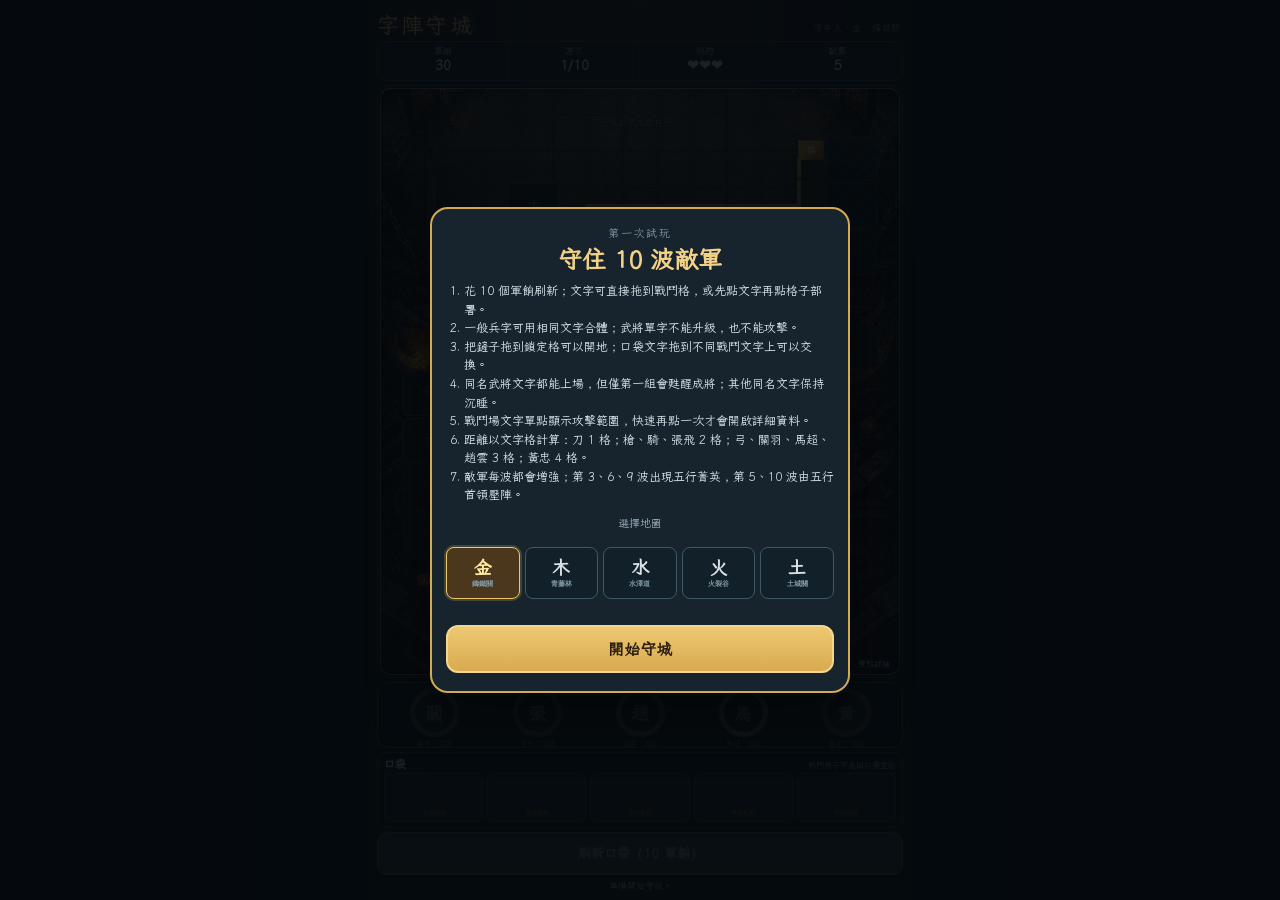
<file: index.html>
<!doctype html>
<html lang="zh-Hant">
<head>
  <meta charset="UTF-8">
  <meta http-equiv="refresh" content="0;url=web/index.html">
  <title>字陣守城</title>
</head>
<body>
  <p>正在導向主遊戲… <a href="web/index.html">點此進入</a></p>
</body>
</html>
</file>
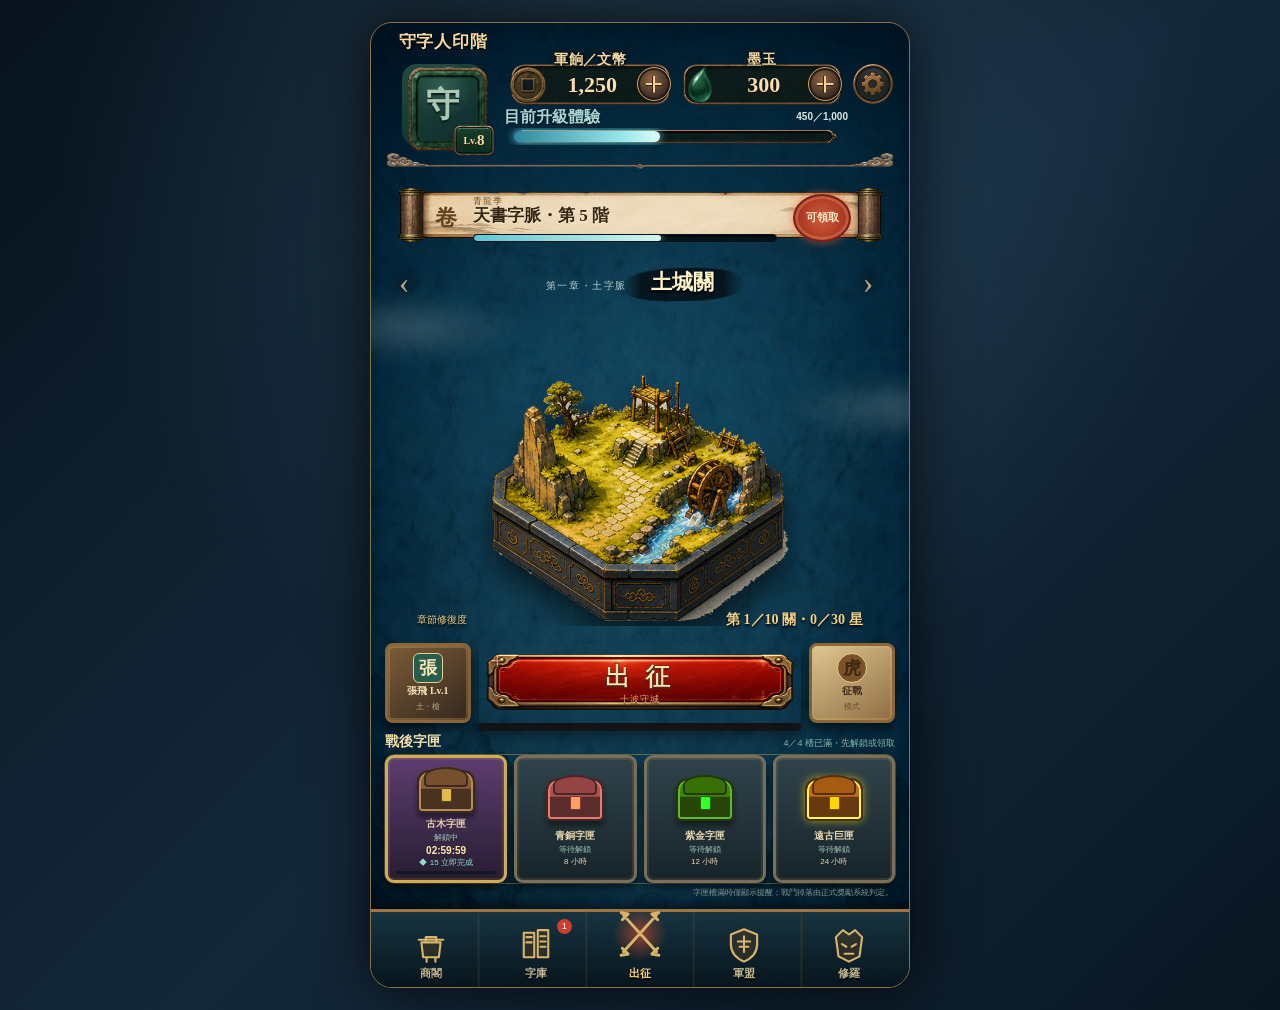
<file: home-preview/index.html>
<!doctype html>
<html lang="zh-Hant">
<head>
  <meta charset="utf-8">
  <meta name="viewport" content="width=device-width, initial-scale=1, viewport-fit=cover">
  <meta name="robots" content="noindex, nofollow, noarchive">
  <meta name="theme-color" content="#17293a">
  <meta name="description" content="《點墨成將》手機直式遊戲首頁互動原型">
  <title>點墨成將｜出征首頁</title>
  <link rel="stylesheet" href="styles.css">
</head>
<body>
  <main class="app-shell" aria-label="點墨成將遊戲首頁">
    <div class="ambient-cloud cloud-a" aria-hidden="true"></div>
    <div class="ambient-cloud cloud-b" aria-hidden="true"></div>

    <section class="top-hud" aria-label="守字人資源與印階">
      <header class="topbar">
        <button class="level-seal" type="button" data-open="profile" aria-label="開啟守字人履歷">
          <span class="level-copy"><b>守字人印階</b></span>
          <span class="avatar-stack" aria-hidden="true">
            <span class="portrait-layer" id="player-portrait"><span>守</span></span>
            <span class="avatar-frame"></span>
            <span class="level-value"><small>Lv.</small><b id="player-level">8</b></span>
          </span>
        </button>

        <button class="currency" type="button" data-open="coins" aria-label="查看軍餉文幣">
          <span class="currency-icon coin-icon" aria-hidden="true"></span>
          <span class="currency-value"><small>軍餉／文幣</small><b id="coin-balance">1,250</b></span>
          <i aria-hidden="true"></i>
        </button>

        <button class="currency" type="button" data-open="jade" aria-label="查看墨玉">
          <span class="currency-icon jade-icon" aria-hidden="true"></span>
          <span class="currency-value"><small>墨玉</small><b id="jade-balance">300</b></span>
          <i aria-hidden="true"></i>
        </button>

        <button class="round-button" type="button" data-open="settings" aria-label="開啟系統選單"><span class="settings-icon" aria-hidden="true"></span></button>
      </header>

      <div class="xp-row">
        <span id="xp-label">目前升級體驗</span>
        <div class="xp-track" id="xp-progress" role="progressbar" aria-labelledby="xp-label" aria-valuemin="0" aria-valuemax="1000" aria-valuenow="450"><i id="xp-fill" style="width:45%"></i></div>
        <b class="xp-value"><span id="xp-current">450</span><span aria-hidden="true">／</span><span id="xp-target">1,000</span></b>
      </div>
    </section>

    <button class="battle-pass" type="button" data-open="pass">
      <span class="scroll-mark">卷</span>
      <span class="pass-copy"><small>青龍季</small><b>天書字脈・第 5 階</b></span>
      <span class="pass-progress"><i style="width:62%"></i></span>
      <span class="claim-stamp">可領取</span>
    </button>

    <section class="stage-zone" aria-label="主線關卡選擇">
      <div class="stage-heading">
        <button class="stage-arrow" type="button" id="stage-prev" aria-label="上一章">‹</button>
        <div>
          <span id="chapter-kicker">第一章・土字脈</span>
          <h1 id="stage-name">土城關</h1>
        </div>
        <button class="stage-arrow" type="button" id="stage-next" aria-label="下一章">›</button>
      </div>

      <button class="diorama" id="stage-info" type="button" aria-label="查看土城關關卡情報">
        <span class="stage-lock" id="stage-lock" hidden>未解鎖</span>
        <span class="moon-glow" aria-hidden="true"></span>
        <span class="ink-sun" id="element-glyph" aria-hidden="true">土</span>
        <span class="mountain mountain-a" aria-hidden="true"></span>
        <span class="mountain mountain-b" aria-hidden="true"></span>
        <img class="diorama-art" id="stage-art" alt="" hidden>
        <span class="island" aria-hidden="true">
          <i class="island-top"></i>
          <i class="island-side"></i>
          <span class="castle">
            <i class="tower tower-left"></i>
            <i class="tower tower-right"></i>
            <i class="gatehouse"><em></em></i>
            <i class="flag"><em>城</em></i>
          </span>
          <span class="stage-feature" id="stage-feature">岳</span>
        </span>
        <span class="diorama-shadow" aria-hidden="true"></span>
      </button>

      <button class="stage-record" id="record-button" type="button" data-open="record">
        <span>章節修復度</span>
        <b id="stage-progress">第 1／10 關・0／30 星</b>
        <i>關卡情報</i>
      </button>
    </section>

    <section class="action-row" aria-label="出征操作">
      <button class="side-action deck-button" type="button" data-open="deck">
        <span class="hero-glyph" id="hero-glyph">張</span>
        <span><b id="hero-name">張飛 Lv.1</b><small id="hero-role">土・槍</small></span>
      </button>

      <button class="deploy-button" id="deploy-button" type="button">
        <span class="crossed-blades" aria-hidden="true">×</span>
        <b>出 征</b>
        <small>十波守城</small>
      </button>

      <button class="side-action mode-button" type="button" data-open="mode">
        <span class="tiger-mark">虎</span>
        <span><b id="mode-label">征戰</b><small>模式</small></span>
      </button>
    </section>

    <section class="reward-section" aria-labelledby="reward-title">
      <div class="section-title">
        <h2 id="reward-title">戰後字匣</h2>
        <span id="chest-capacity" role="status" aria-live="polite">4／4 槽・同時解鎖 1 匣</span>
      </div>
      <div class="chest-grid" id="chest-grid" aria-label="字匣解鎖佇列">
        <button class="chest-slot unlocking" type="button" data-chest-slot="0" aria-label="古木字匣，解鎖中">
          <span class="chest chest-wood"><i></i></span>
          <b>古木字匣</b>
          <small>解鎖中・3 小時</small>
        </button>
        <button class="chest-slot waiting" type="button" data-chest-slot="1" aria-label="青銅字匣，等待解鎖，需 8 小時">
          <span class="chest chest-bronze"><i></i></span>
          <b>青銅字匣</b>
          <small>等待解鎖・8 小時</small>
        </button>
        <button class="chest-slot waiting" type="button" data-chest-slot="2" aria-label="紫金字匣，等待解鎖，需 12 小時">
          <span class="chest chest-purple"><i></i></span>
          <b>紫金字匣</b>
          <small>等待解鎖・12 小時</small>
        </button>
        <button class="chest-slot waiting" type="button" data-chest-slot="3" aria-label="遠古巨匣，等待解鎖，需 24 小時">
          <span class="chest chest-ancient"><i></i></span>
          <b>遠古巨匣</b>
          <small>等待解鎖・24 小時</small>
        </button>
      </div>
      <p class="chest-rule-note">字匣槽滿時僅顯示提醒；戰鬥掉落由正式獎勵系統判定。</p>
    </section>

    <nav class="bottom-nav" aria-label="主要功能">
      <button type="button" data-tab="shop"><span class="nav-glyph" aria-hidden="true"><svg viewBox="0 0 48 48"><path d="M13 21h22l-2 17H15zM18 21v-6h12v6M10 18h28M19 38v5m10-5v5"/></svg></span><b>商閣</b></button>
      <button type="button" data-tab="collection"><span class="nav-glyph" aria-hidden="true"><svg viewBox="0 0 48 48"><path d="M10 10h12v28H10zM26 7h12v31H26zM13 15h6m-6 6h6m16-7h-6m6 6h-6m6 6h-6"/></svg></span><b>字庫</b><i>1</i></button>
      <button class="active" type="button" data-tab="home"><span class="nav-glyph" aria-hidden="true"><svg viewBox="0 0 48 48"><path d="M10 8l28 31M38 8L10 39M8 6l6 1-5 5m31-6l-6 1 5 5M8 42l6-1-5-5m31 6l-6-1 5-5"/></svg></span><b>出征</b></button>
      <button type="button" data-tab="clan"><span class="nav-glyph" aria-hidden="true"><svg viewBox="0 0 48 48"><path d="M24 6l15 6v11c0 10-6 16-15 20C15 39 9 33 9 23V12zM17 20h14M19 26h10M24 14v18"/></svg></span><b>軍盟</b></button>
      <button type="button" data-tab="trial"><span class="nav-glyph" aria-hidden="true"><svg viewBox="0 0 48 48"><path d="M9 15l8-8 7 5 7-5 8 8-3 22-12 6-12-6zM16 23l5 3m11-3l-5 3M19 34h10"/></svg></span><b>修羅</b></button>
    </nav>

    <div class="toast" id="toast" role="status" aria-live="polite"></div>
  </main>

  <div class="modal-backdrop" id="modal-backdrop" hidden>
    <section class="modal-sheet" role="dialog" aria-modal="true" aria-labelledby="modal-title">
      <button class="modal-close" id="modal-close" type="button" aria-label="關閉">×</button>
      <p class="modal-kicker" id="modal-kicker">章節情報</p>
      <h2 id="modal-title">土城關</h2>
      <div id="modal-content"></div>
      <button class="modal-primary" id="modal-primary" type="button">知道了</button>
    </section>
  </div>

  <script src="app.js"></script>
</body>
</html>
</file>
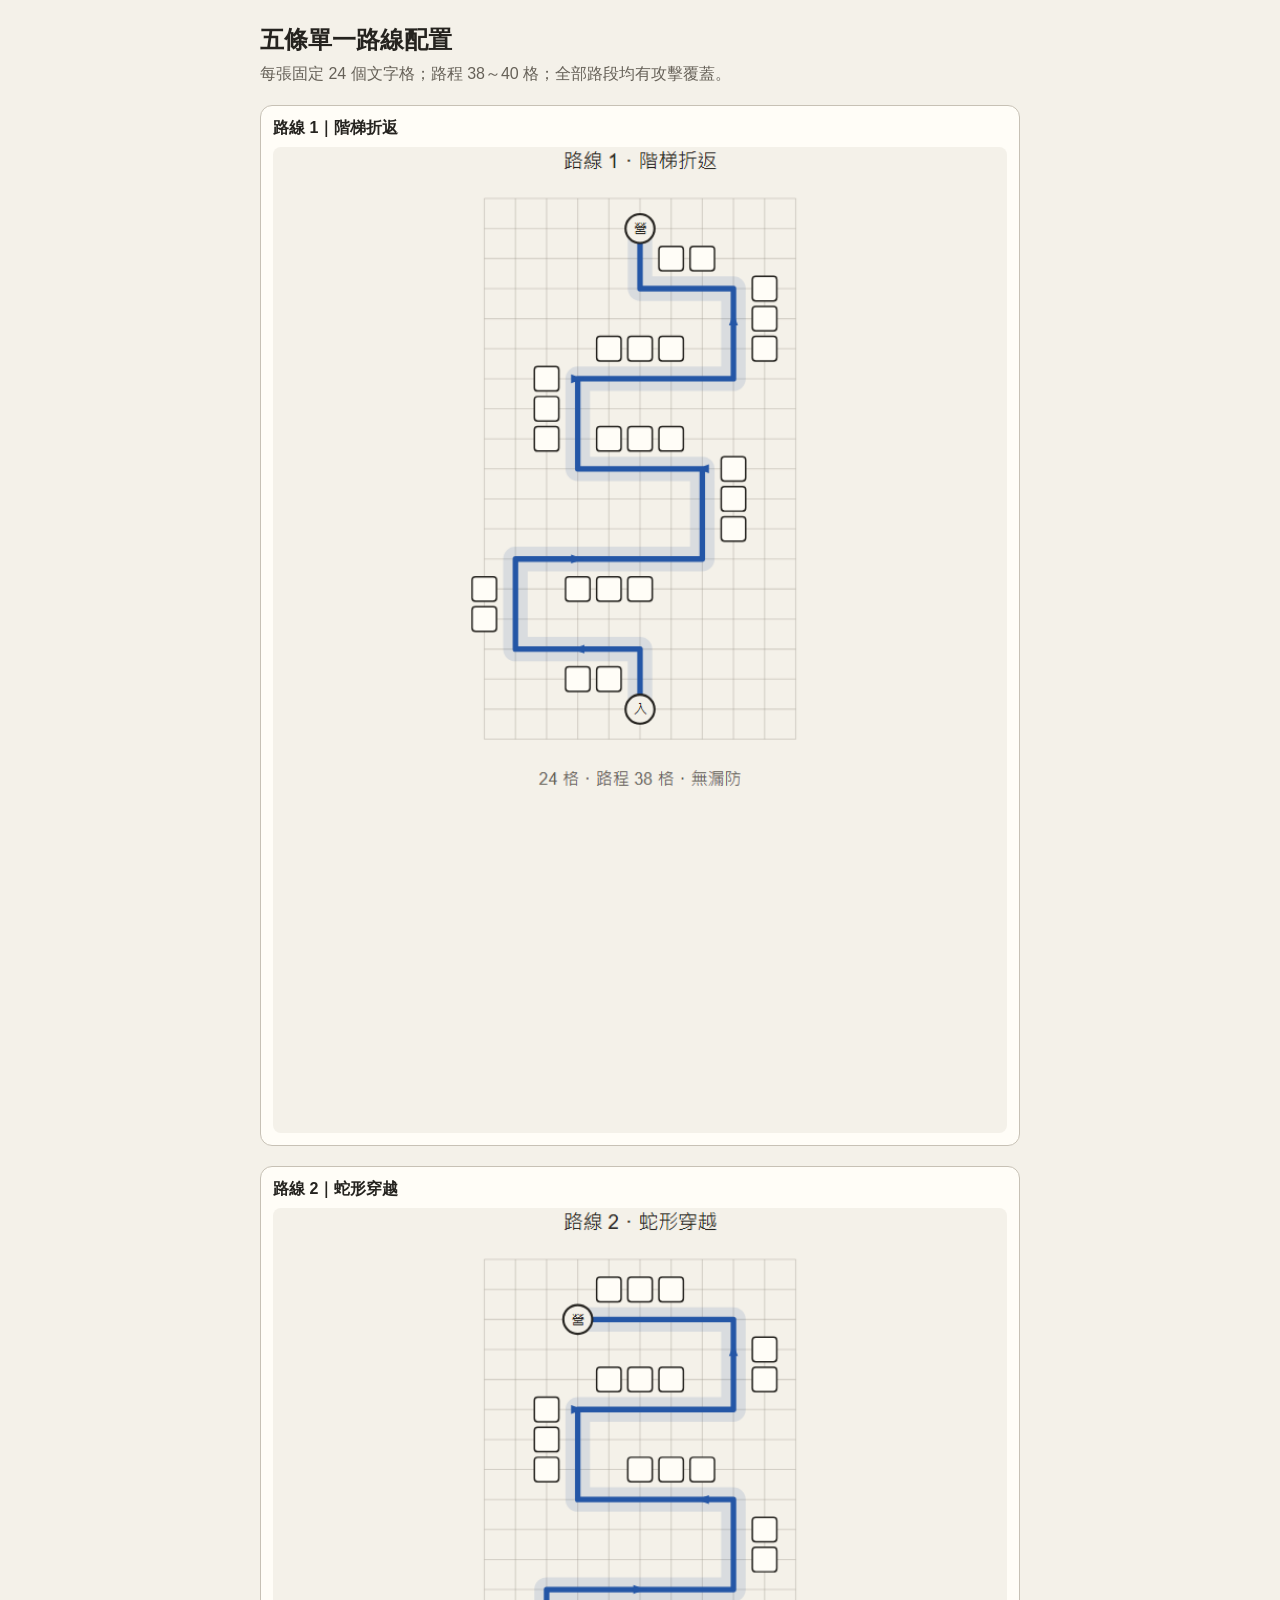
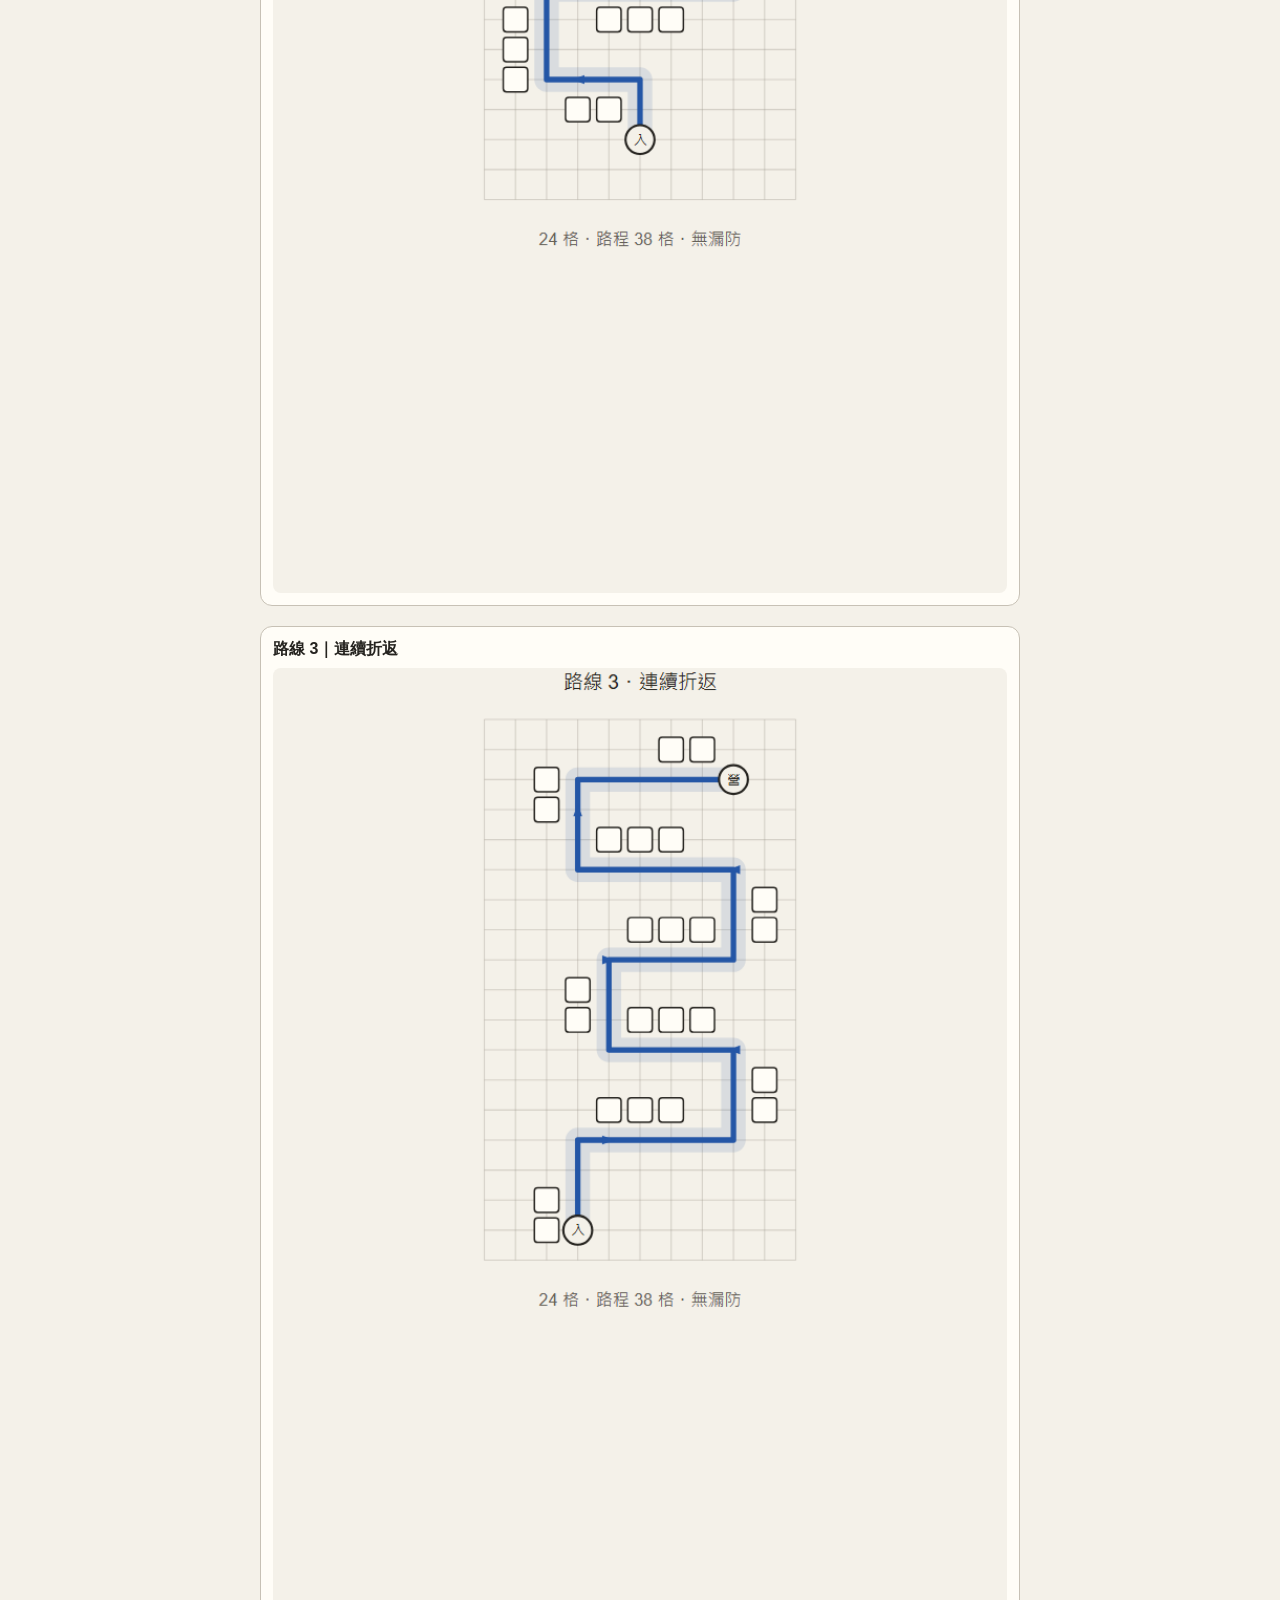
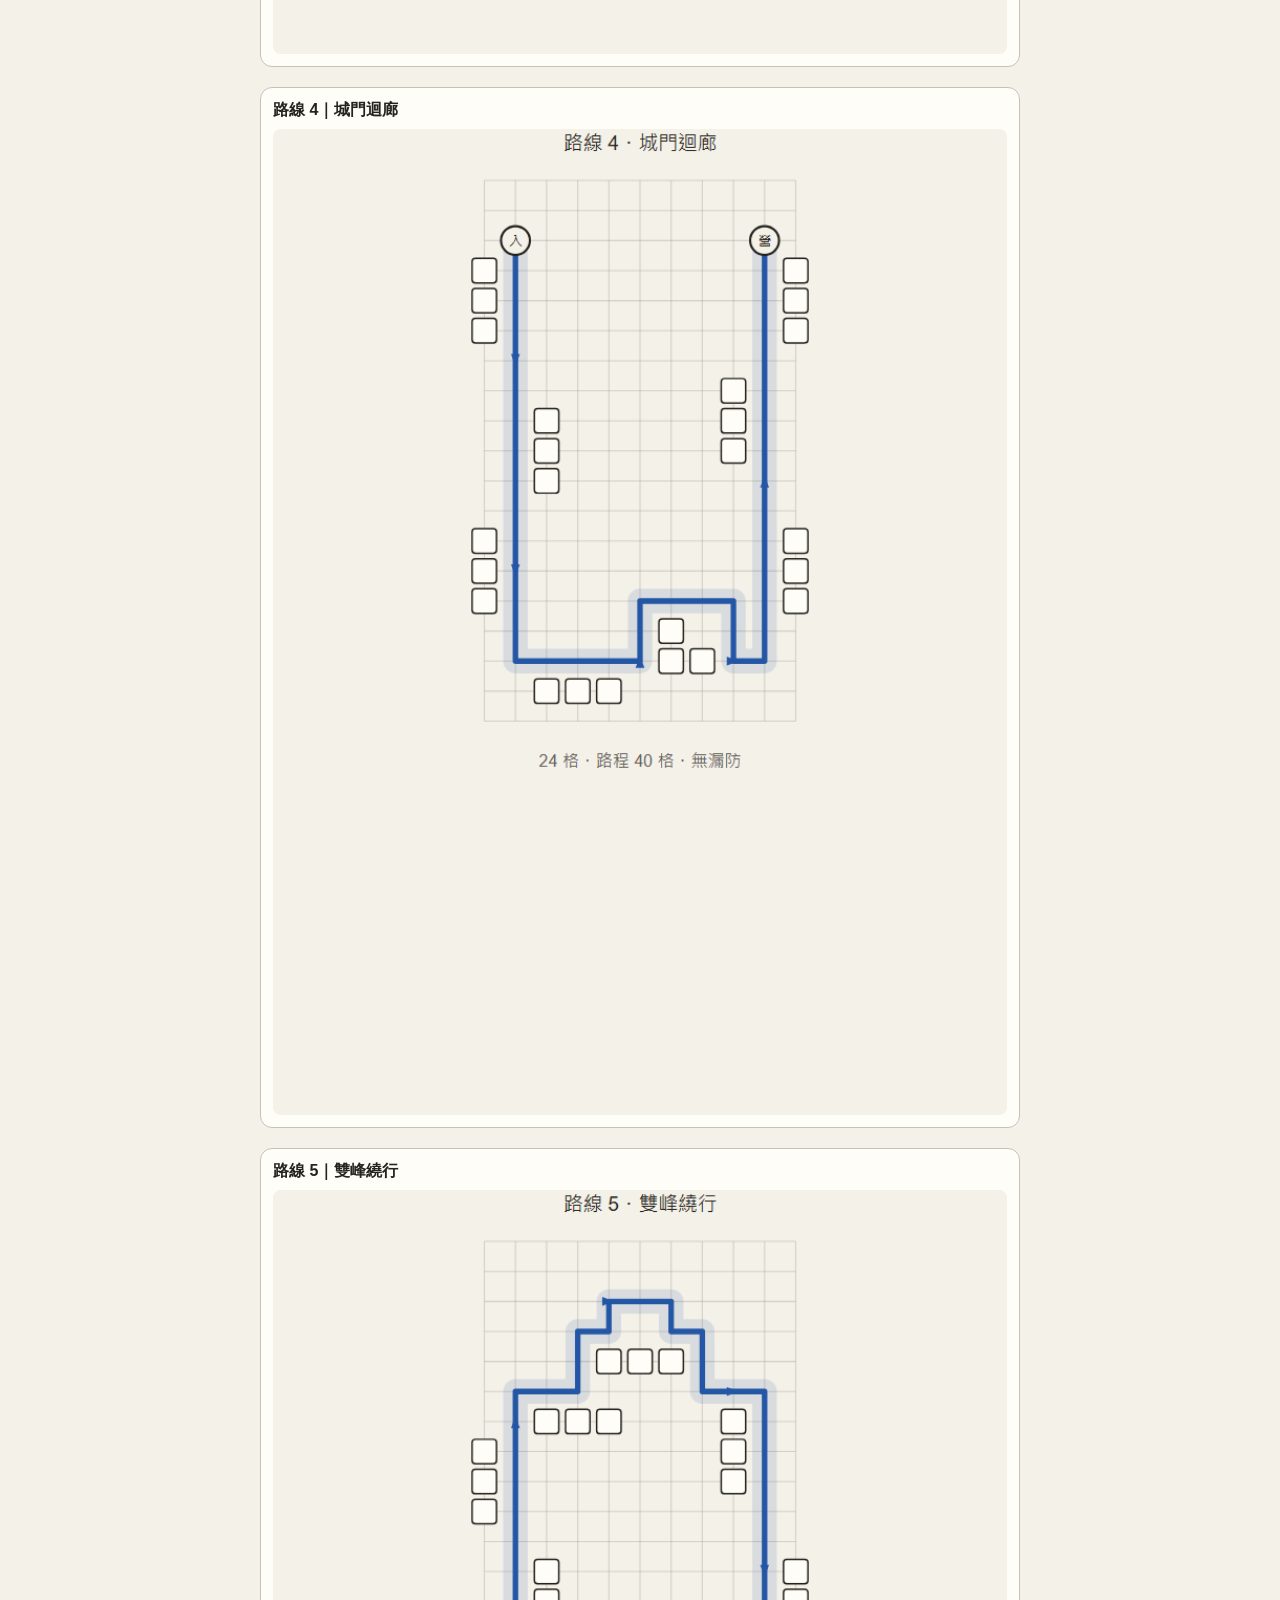
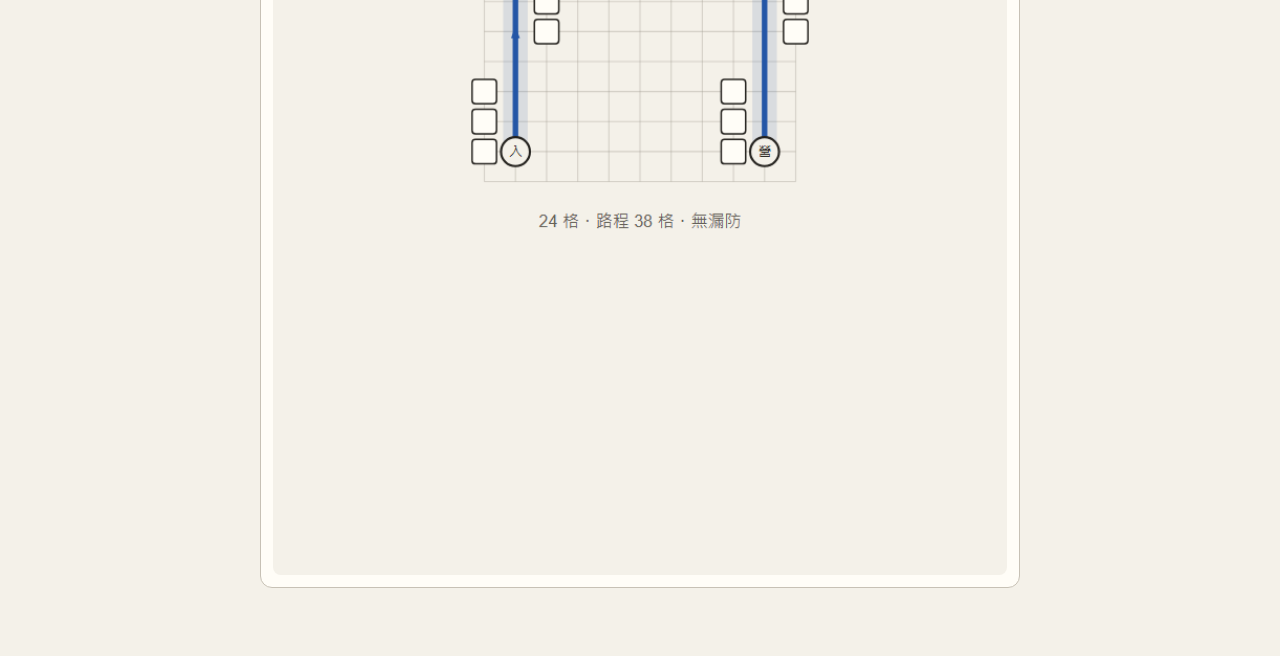
<file: route-review/index.html>
<!doctype html>
<html lang="zh-Hant">
<head>
  <meta charset="utf-8">
  <meta name="viewport" content="width=device-width, initial-scale=1">
  <title>字陣守城｜五條路線確認</title>
  <style>
    :root { color-scheme: light; font-family: -apple-system, BlinkMacSystemFont, "Segoe UI", sans-serif; }
    body { margin: 0; background: #f4f1e9; color: #25231f; }
    main { width: min(100% - 24px, 760px); margin: 0 auto; padding: 24px 0 48px; }
    h1 { margin: 0 0 8px; font-size: 24px; }
    p { margin: 0 0 20px; color: #666158; }
    figure { margin: 0 0 20px; padding: 12px; background: #fffdf7; border: 1px solid #c7c1b5; border-radius: 12px; }
    figcaption { margin: 0 0 8px; font-weight: 700; }
    img { display: block; width: 100%; height: auto; border-radius: 8px; }
  </style>
</head>
<body>
  <main>
    <h1>五條單一路線配置</h1>
    <p>每張固定 24 個文字格；路程 38～40 格；全部路段均有攻擊覆蓋。</p>
    <figure><figcaption>路線 1｜階梯折返</figcaption><img src="route1.png" alt="路線1階梯折返配置"></figure>
    <figure><figcaption>路線 2｜蛇形穿越</figcaption><img src="route2.png" alt="路線2蛇形穿越配置"></figure>
    <figure><figcaption>路線 3｜連續折返</figcaption><img src="route3.png" alt="路線3連續折返配置"></figure>
    <figure><figcaption>路線 4｜城門迴廊</figcaption><img src="route4.png" alt="路線4城門迴廊配置"></figure>
    <figure><figcaption>路線 5｜雙峰繞行</figcaption><img src="route5.png" alt="路線5雙峰繞行配置"></figure>
  </main>
</body>
</html>
</file>
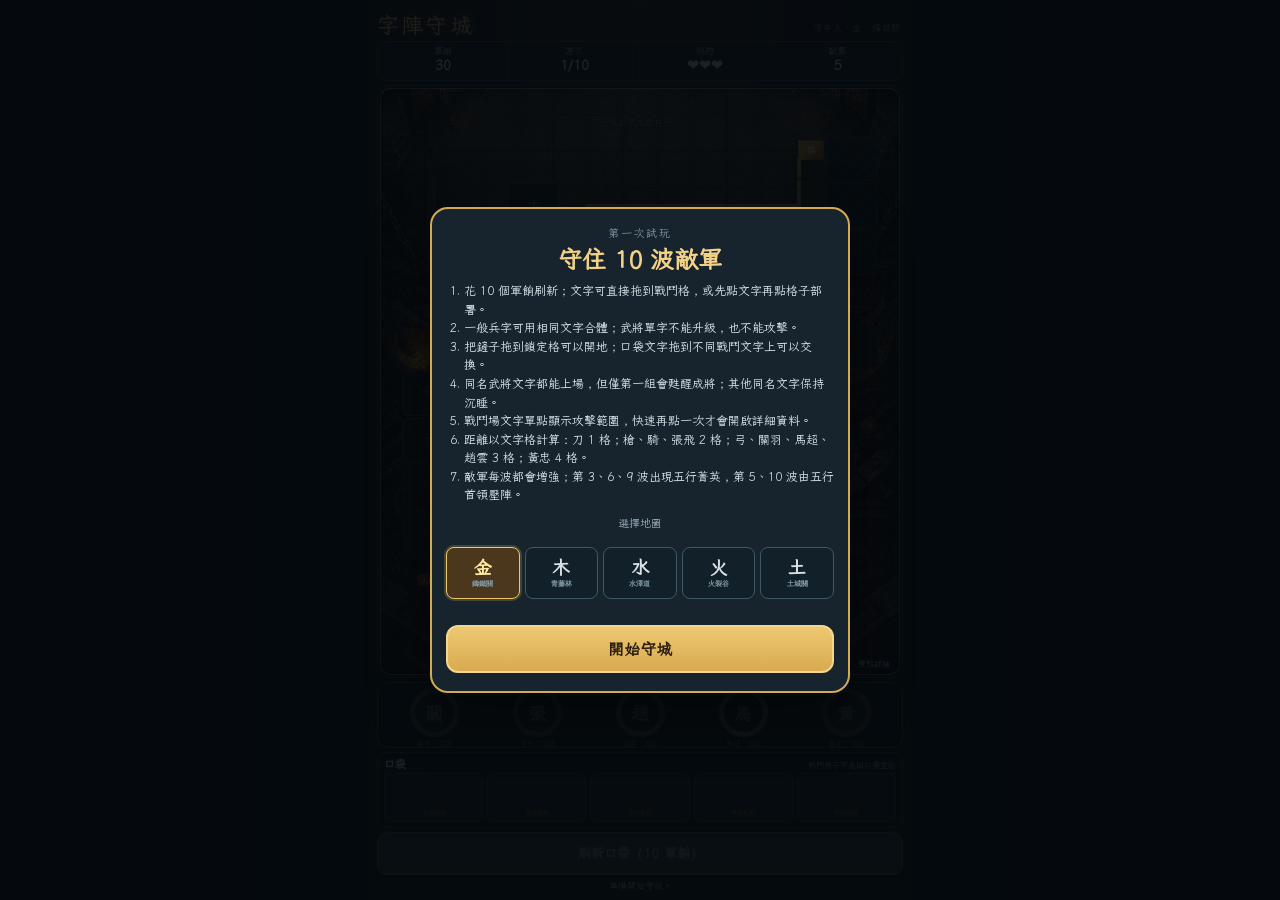
<file: web/index.html>
<!doctype html>
<html lang="zh-Hant">
<head>
  <meta charset="utf-8">
  <meta name="viewport" content="width=device-width,initial-scale=1,viewport-fit=cover,user-scalable=no">
  <meta name="theme-color" content="#0e151d">
  <meta name="apple-mobile-web-app-capable" content="yes">
  <meta name="apple-mobile-web-app-status-bar-style" content="black-translucent">
  <meta name="apple-mobile-web-app-title" content="字陣守城">
  <title>字陣守城｜公開測試版</title>
  <link rel="stylesheet" href="styles.css?v=30">
</head>
<body>
  <main class="game-shell" aria-label="字陣守城遊戲">
    <header class="game-header">
      <p class="eyebrow">守字人・<span id="map-name">鑄鐵關</span></p>
      <h1>字陣守城</h1>
    </header>

    <section class="stats" aria-label="遊戲狀態">
      <div><span>軍餉</span><strong id="food">30</strong></div>
      <div><span>波次</span><strong id="wave">1/10</strong></div>
      <div><span>城防</span><strong id="base">❤❤❤</strong></div>
      <div><span>敵軍</span><strong id="enemy-count">5</strong></div>
    </section>

    <section class="battle-section" aria-labelledby="battle-title">
      <div class="section-heading">
        <h2 id="battle-title">字陣戰場</h2>
        <span>敵軍貼著字陣邊緣進攻</span>
      </div>
      <div class="battlefield">
        <svg class="route-map" viewBox="0 0 100 100" preserveAspectRatio="none" aria-hidden="true">
          <path id="route-path" d="" />
        </svg>
        <span id="entrance" class="entrance" aria-hidden="true">入口</span>
        <div id="range-indicator" class="range-indicator" aria-hidden="true"></div>
        <div id="board" class="board" role="grid" aria-label="二十四格文字兵棋盤"></div>
        <div id="general-frames" class="general-frames" aria-hidden="true"></div>
        <div id="attack-fx" class="attack-fx" aria-hidden="true"></div>
        <div id="enemies" class="enemy-track" aria-live="polite"></div>
        <div id="empty-lane" class="empty-lane">下一批敵軍正在接近……</div>
        <div id="flag" class="flag" aria-label="我方軍旗"><span>旗</span><i></i></div>
      </div>
      <p class="attack-total">預估每秒傷害：<strong id="attack">0</strong>　單點範圍・雙點詳細</p>
    </section>

    <section class="general-section" aria-labelledby="general-title">
      <div class="section-heading">
        <h2 id="general-title">武將技能</h2>
        <span>固定五格・冷卻環不位移</span>
      </div>
      <div id="generals" class="generals" aria-live="polite">
        <p class="general-empty">尚未組成武將</p>
      </div>
    </section>

    <section class="pocket-section" aria-labelledby="pocket-title">
      <div class="section-heading">
        <h2 id="pocket-title">口袋</h2>
        <span>戰鬥棋子可拖回口袋空格</span>
      </div>
      <div id="pocket" class="pocket" aria-label="五格口袋"></div>
    </section>

    <button id="refresh" class="refresh" type="button">刷新口袋（10 軍餉）</button>
    <p id="status" class="status" aria-live="polite">準備開始守城。</p>

    <footer>
      原創玩法原型・不含付費與個人資料
    </footer>
  </main>

  <div id="overlay" class="overlay">
    <section class="dialog" role="dialog" aria-modal="true" aria-labelledby="dialog-title">
      <p class="dialog-tag">第一次試玩</p>
      <h2 id="dialog-title">守住 10 波敵軍</h2>
      <ol id="dialog-list">
        <li>花 10 個軍餉刷新；文字可直接拖到戰鬥格，或先點文字再點格子部署。</li>
        <li>一般兵字可用相同文字合體；武將單字不能升級，也不能攻擊。</li>
        <li>把鏟子拖到鎖定格可以開地；口袋文字拖到不同戰鬥文字上可以交換。</li>
        <li>同名武將文字都能上場，但僅第一組會甦醒成將；其他同名文字保持沉睡。</li>
        <li>戰鬥場文字單點顯示攻擊範圍，快速再點一次才會開啟詳細資料。</li>
        <li>距離以文字格計算：刀 1 格；槍、騎、張飛 2 格；弓、關羽、馬超、趙雲 3 格；黃忠 4 格。</li>
        <li>敵軍每波都會增強；第 3、6、9 波出現五行菁英，第 5、10 波由五行首領壓陣。</li>
      </ol>
      <div class="map-picker" aria-label="選擇五行地圖">
        <p>選擇地圖</p>
        <div id="map-select">
          <button class="selected" type="button" data-map-id="metal">金<br><small>鑄鐵關</small></button>
          <button type="button" data-map-id="wood">木<br><small>青藤林</small></button>
          <button type="button" data-map-id="water">水<br><small>水澤道</small></button>
          <button type="button" data-map-id="fire">火<br><small>火裂谷</small></button>
          <button type="button" data-map-id="earth">土<br><small>土城關</small></button>
        </div>
      </div>
      <p id="dialog-detail" class="dialog-detail"></p>
      <button id="start" type="button">開始守城</button>
    </section>
  </div>

  <div id="unit-modal" class="unit-modal hidden">
    <section class="unit-card" role="dialog" aria-modal="true" aria-labelledby="unit-modal-title">
      <button id="unit-close" class="unit-close" type="button" aria-label="關閉屬性視窗">×</button>
      <div id="unit-card-content"></div>
    </section>
  </div>

  <script src="app.js?v=30" defer></script>
</body>
</html>
</file>
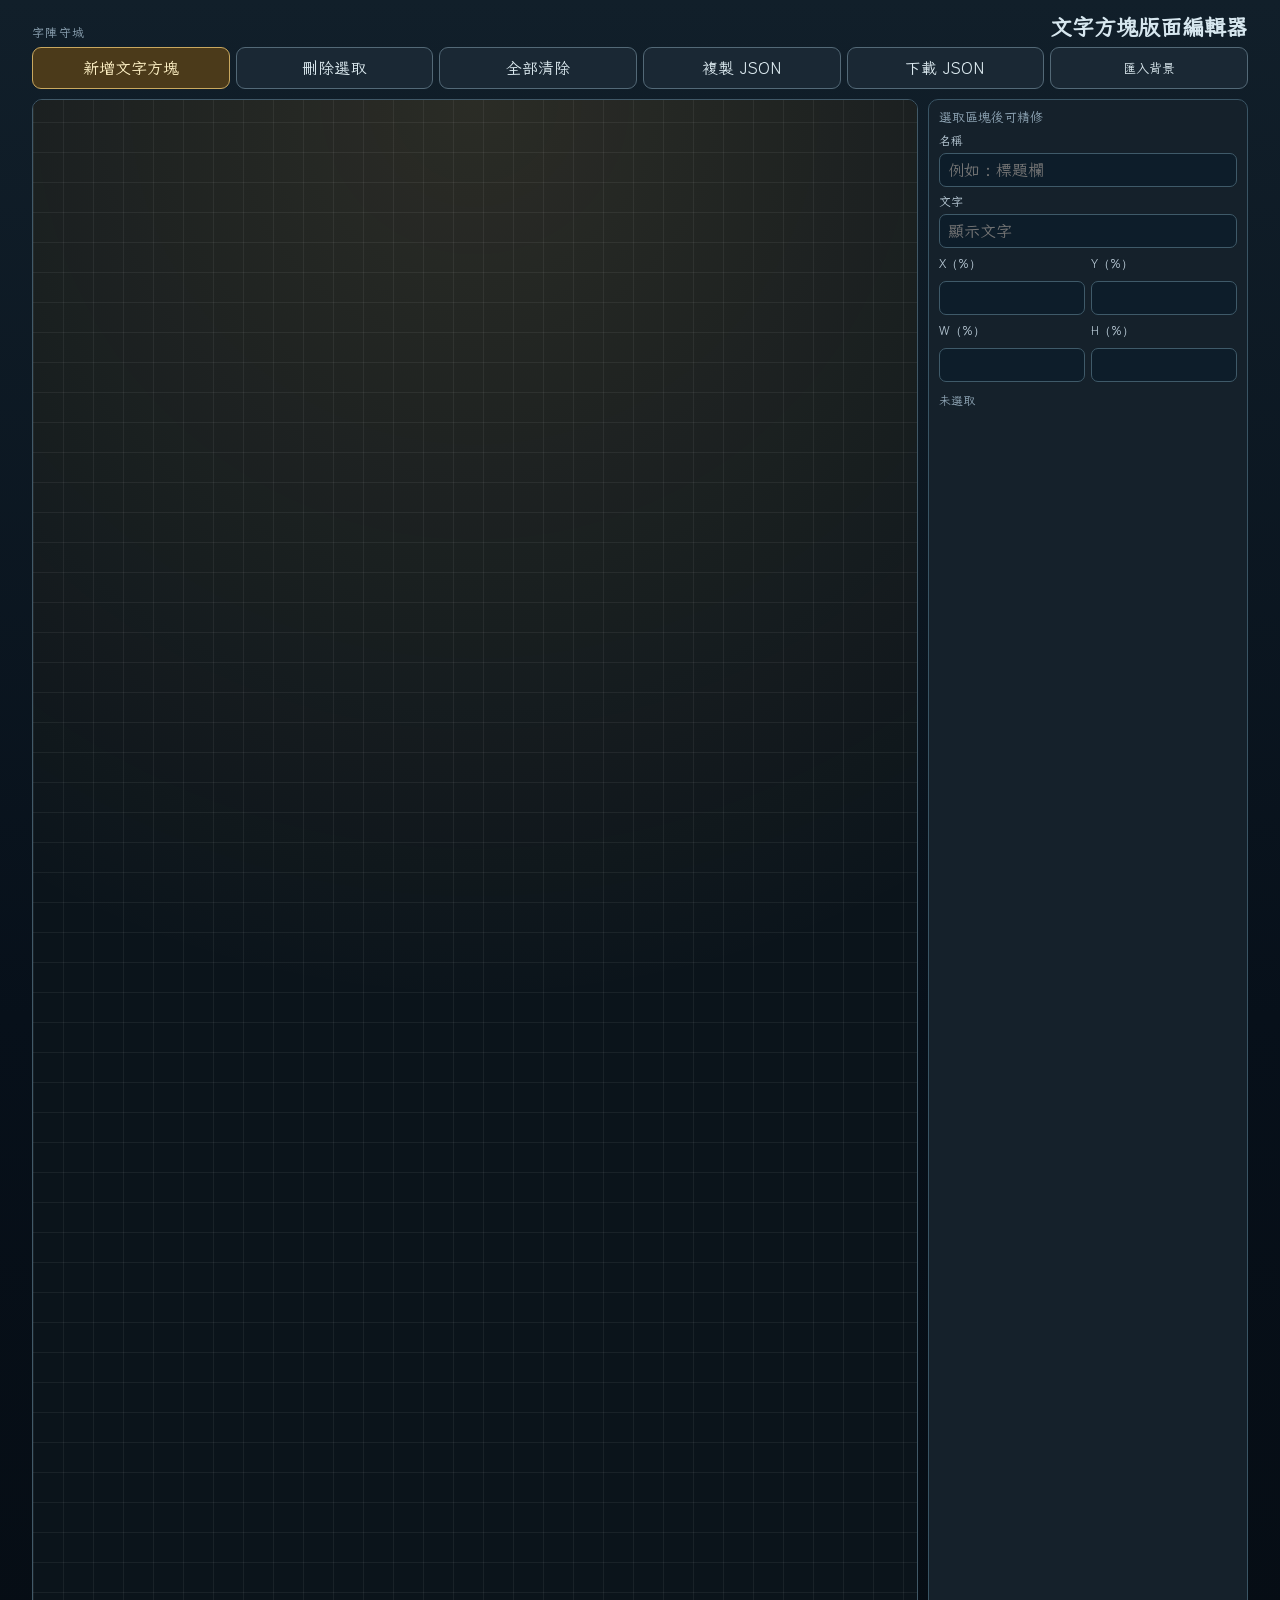
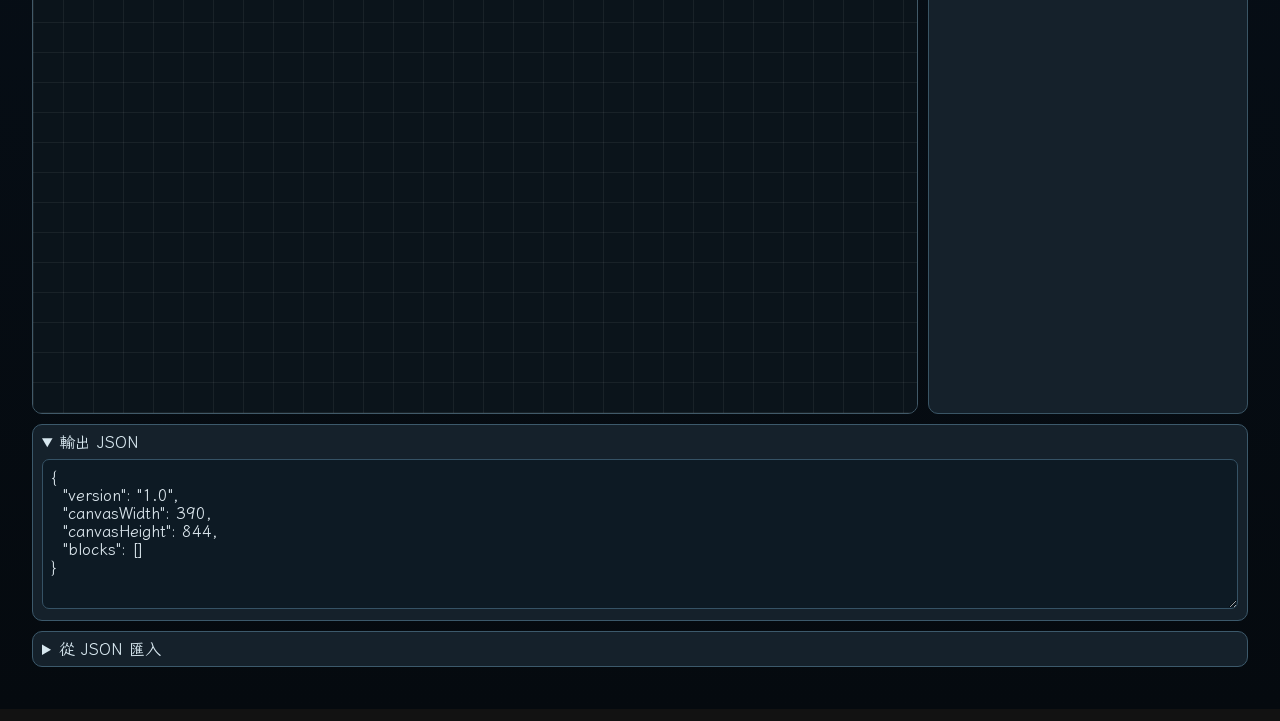
<file: text-box-layout-editor.html>
<!doctype html>
<html lang="zh-Hant">
<head>
  <meta charset="UTF-8">
  <meta http-equiv="refresh" content="0;url=web/text-box-layout-editor.html">
  <title>文字方塊版面編輯器</title>
</head>
<body>
  <p>正在導向文字方塊版面編輯器… <a href="web/text-box-layout-editor.html">點此進入</a></p>
</body>
</html>
</file>
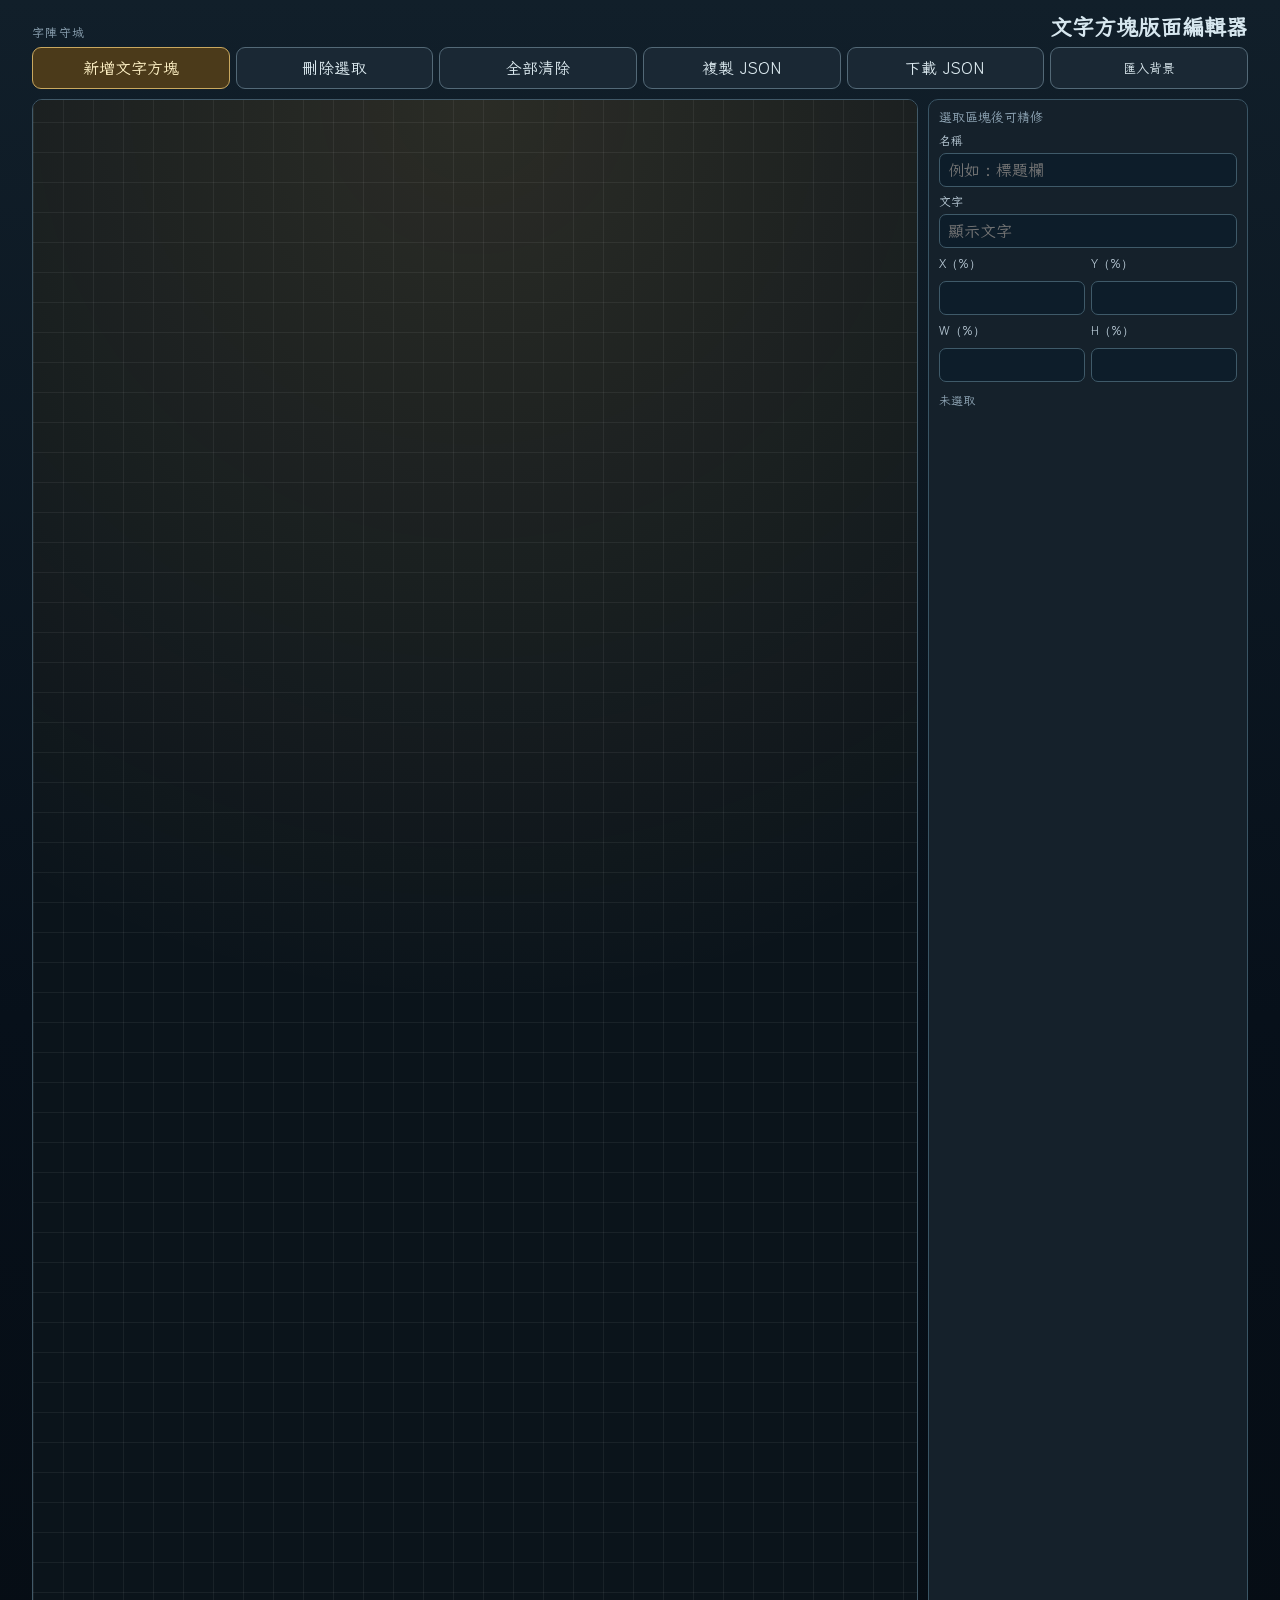
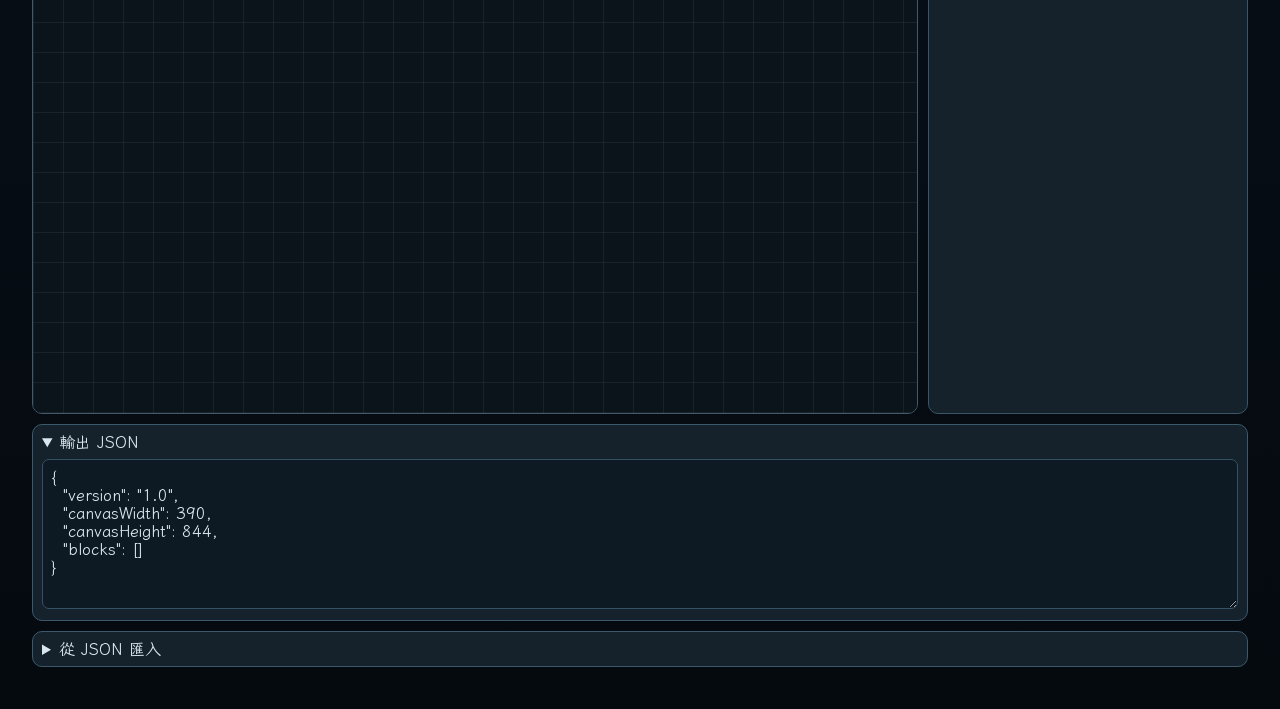
<file: web/text-box-layout-editor.html>
<!doctype html>
<html lang="zh-Hant">
<head>
  <meta charset="utf-8">
  <meta name="viewport" content="width=device-width,initial-scale=1,viewport-fit=cover">
  <meta name="theme-color" content="#0d161e">
  <title>字陣守城｜文字方塊版面編輯器</title>
  <link rel="stylesheet" href="text-box-layout-editor.css">
</head>
<body>
  <main class="tb-editor">
    <header class="tb-header">
      <p>字陣守城</p>
      <h1>文字方塊版面編輯器</h1>
    </header>

    <section class="tb-tools" aria-label="工具列">
      <button type="button" id="add-block" class="primary">新增文字方塊</button>
      <button type="button" id="remove-block">刪除選取</button>
      <button type="button" id="clear-blocks">全部清除</button>
      <button type="button" id="copy-json">複製 JSON</button>
      <button type="button" id="download-json">下載 JSON</button>
      <label class="file-btn">
        匯入背景
        <input id="bg-input" type="file" accept="image/*">
      </label>
    </section>

    <div class="tb-layout">
      <section class="canvas-wrap" aria-label="文字區塊編輯區">
        <div id="canvas" class="canvas" role="application" aria-label="文字區塊畫布">
          <div id="bg-layer" class="canvas-bg" aria-hidden="true"></div>
          <div id="viewport" class="viewport" aria-hidden="true"></div>
        </div>
      </section>

      <aside class="inspector" aria-label="屬性面板">
        <p class="inspector-title">選取區塊後可精修</p>
        <div class="row">
          <label for="field-name">名稱</label>
          <input id="field-name" type="text" placeholder="例如：標題欄">
        </div>
        <div class="row">
          <label for="field-text">文字</label>
          <input id="field-text" type="text" placeholder="顯示文字">
        </div>
        <div class="row split">
          <label for="field-x">X（%）</label>
          <label for="field-y">Y（%）</label>
        </div>
        <div class="row split">
          <input id="field-x" type="number" min="0" max="100" step="0.1">
          <input id="field-y" type="number" min="0" max="100" step="0.1">
        </div>
        <div class="row split">
          <label for="field-w">W（%）</label>
          <label for="field-h">H（%）</label>
        </div>
        <div class="row split">
          <input id="field-w" type="number" min="1" max="100" step="0.1">
          <input id="field-h" type="number" min="1" max="100" step="0.1">
        </div>
        <p id="selected-status" class="status">未選取</p>
      </aside>
    </div>

    <details open>
      <summary>輸出 JSON</summary>
      <textarea id="output-json" spellcheck="false" readonly aria-label="輸出結果"></textarea>
    </details>

    <details>
      <summary>從 JSON 匯入</summary>
      <p class="import-hint">貼上與「輸出 JSON」格式一致的資料，按「匯入 JSON」。</p>
      <textarea id="import-json" spellcheck="false" placeholder='{"version":"1.0","canvasWidth":390,"canvasHeight":844,"blocks":[...]}'></textarea>
      <div class="actions">
        <button type="button" id="import-json-btn" class="primary">匯入 JSON</button>
      </div>
    </details>

    <p id="tb-message" class="message" aria-live="polite"></p>
  </main>

  <script src="text-box-layout-editor.js"></script>
</body>
</html>
</file>
<file: home-preview/styles.css>
:root {
  color-scheme: dark;
  font-family: "Noto Serif TC", "Microsoft JhengHei", "PingFang TC", serif;
  --ink-950: #0c1720;
  --ink-900: #112434;
  --ink-800: #19384b;
  --ink-700: #24526a;
  --paper: #f1dfb6;
  --paper-deep: #d4b87c;
  --gold: #e5bd63;
  --gold-dark: #83602d;
  --cinnabar: #b5422d;
  --cinnabar-dark: #6f201b;
  --jade: #66b19d;
  --stage: #668d55;
  --stage-dark: #2f5945;
  --stage-glow: rgba(111, 181, 98, .38);
}

* { box-sizing: border-box; }

html, body { margin: 0; min-height: 100%; }

button { font: inherit; }

body {
  min-height: 100dvh;
  background:
    radial-gradient(circle at 50% 15%, rgba(69, 111, 133, .35), transparent 36rem),
    linear-gradient(135deg, #08131d, #14283a 52%, #091722);
  color: #fff7e5;
}

.app-shell {
  position: relative;
  width: min(100%, 540px);
  min-height: 100dvh;
  margin: 0 auto;
  padding: max(12px, env(safe-area-inset-top)) 14px calc(88px + env(safe-area-inset-bottom));
  overflow: hidden;
  isolation: isolate;
  background: #0c3045 url("assets/ui/home/home_bg_ink_paper_v001.png") center top / cover no-repeat;
  box-shadow: 0 0 60px #000b;
}

.app-shell::before {
  content: "";
  position: absolute;
  inset: 0;
  z-index: -2;
  background: linear-gradient(180deg, rgba(3, 16, 25, .18), transparent 32%, rgba(3, 16, 25, .12));
}

.ambient-cloud {
  position: absolute;
  z-index: -1;
  width: 250px;
  height: 70px;
  border-radius: 50%;
  background: radial-gradient(ellipse, rgba(225, 239, 234, .2), transparent 68%);
  filter: blur(8px);
  animation: cloud-drift 9s ease-in-out infinite alternate;
  pointer-events: none;
}

.cloud-a { top: 270px; left: -90px; }
.cloud-b { top: 350px; right: -120px; animation-delay: -4s; }

.top-hud {
  --avatar-column: clamp(76px, 22vw, 116px);
  --hud-gap: clamp(3px, 1vw, 7px);
  --settings-size: 44px;
  position: relative;
  min-height: clamp(116px, 26.3vw, 142px);
  margin: -2px -4px 0;
  padding: 0 4px;
}

.top-hud::after {
  content: "";
  position: absolute;
  z-index: 0;
  right: 0;
  bottom: 0;
  left: 0;
  height: clamp(18px, 5.2vw, 28px);
  background: url("assets/ui/home/hud_bottom_ornament_v001.png") center / 100% 100% no-repeat;
  pointer-events: none;
}

.topbar {
  position: relative;
  z-index: 1;
  display: grid;
  grid-template-columns: var(--avatar-column) repeat(2, minmax(0, 1fr)) var(--settings-size);
  gap: var(--hud-gap);
  align-items: start;
}

.topbar button,
.battle-pass,
.stage-arrow,
.diorama,
.stage-record,
.side-action,
.deploy-button,
.chest-slot,
.bottom-nav button {
  border: 0;
  color: inherit;
  cursor: pointer;
  -webkit-tap-highlight-color: transparent;
}

.level-seal {
  min-width: 0;
  height: calc(clamp(72px, 18.5vw, 100px) + 22px);
  padding: 0;
  display: grid;
  grid-template-rows: 22px 1fr;
  justify-items: center;
  overflow: visible;
  background: transparent;
}

.level-copy {
  min-width: 0;
  color: #f3d89f;
  line-height: 1;
  text-align: center;
  text-shadow: 0 2px 2px #071018, 0 0 5px #000;
}

.level-copy b {
  display: block;
  overflow: hidden;
  font-size: clamp(12px, 3.3vw, 17px);
  letter-spacing: .04em;
  text-overflow: ellipsis;
  white-space: nowrap;
}

.avatar-stack {
  position: relative;
  display: block;
  width: clamp(72px, 18.5vw, 100px);
  height: clamp(72px, 18.5vw, 100px);
}

.portrait-layer {
  position: absolute;
  inset: 9%;
  z-index: 0;
  display: grid;
  place-items: center;
  overflow: hidden;
  border-radius: 18%;
  color: #acc8b3;
  background:
    radial-gradient(circle at 50% 30%, rgba(120, 179, 148, .28), transparent 42%),
    linear-gradient(145deg, #214b42, #0c2928);
  font-size: clamp(23px, 6vw, 34px);
  font-weight: 900;
  text-shadow: 0 2px 2px #081919;
}

.avatar-frame {
  position: absolute;
  inset: 0;
  z-index: 2;
  background: url("assets/ui/home/hud_avatar_frame_v001.png") center / 100% 100% no-repeat;
  pointer-events: none;
}

.level-value {
  position: absolute;
  z-index: 3;
  right: -3px;
  bottom: -2px;
  width: clamp(36px, 9vw, 44px);
  height: clamp(27px, 6.8vw, 33px);
  display: flex;
  align-items: center;
  justify-content: center;
  color: #f7dfa1;
  background: url("assets/ui/home/hud_level_badge_frame_v001.png") center / 100% 100% no-repeat;
  font-variant-numeric: tabular-nums;
  font-weight: 900;
  line-height: 1;
  text-shadow: 0 2px 1px #342112;
}

.level-value small { font-size: clamp(8px, 2vw, 10px); }
.level-value b { font-size: clamp(12px, 3vw, 15px); }

.currency {
  --capsule-top: clamp(23px, 5.4vw, 29px);
  --resource-icon: clamp(32px, 7.4vw, 40px);
  --add-size: clamp(28px, 6.3vw, 34px);
  --value-left: calc(var(--resource-icon) - 4px);
  --value-right: calc(var(--add-size) - 2px);
  position: relative;
  min-width: 0;
  height: clamp(62px, 13.7vw, 74px);
  padding: var(--capsule-top) var(--value-right) 0 var(--value-left);
  display: grid;
  place-items: center;
  overflow: visible;
  background: transparent;
  font-variant-numeric: tabular-nums;
}

.currency::before {
  content: "";
  position: absolute;
  z-index: 0;
  top: var(--capsule-top);
  right: 0;
  bottom: 0;
  left: 0;
  background: url("assets/ui/home/hud_resource_capsule_v001.png") center / 100% 100% no-repeat;
  pointer-events: none;
}

.currency > * { position: relative; z-index: 1; }

.currency-value {
  min-width: 0;
  width: 100%;
  line-height: 1;
  text-align: center;
}

.currency small {
  position: absolute;
  top: calc(-1 * var(--capsule-top));
  left: calc(-1 * var(--value-left));
  width: calc(100% + var(--value-left) + var(--value-right));
  color: #f3d89f;
  font-size: clamp(10px, 2.6vw, 14px);
  font-weight: 900;
  letter-spacing: .03em;
  line-height: var(--capsule-top);
  text-align: center;
  text-shadow: 0 2px 2px #071018, 0 0 5px #000;
  white-space: nowrap;
}

.currency b {
  display: block;
  overflow: hidden;
  color: #f7ddb0;
  font-size: clamp(15px, 4.1vw, 22px);
  text-overflow: ellipsis;
  text-shadow: 0 2px 1px #1d120c;
  white-space: nowrap;
}

.currency-icon {
  position: absolute;
  top: calc(var(--capsule-top) + 3px);
  left: 0;
  width: var(--resource-icon);
  height: var(--resource-icon);
  background-position: center;
  background-repeat: no-repeat;
  background-size: contain;
  pointer-events: none;
}

.coin-icon { background-image: url("assets/ui/home/hud_currency_coin_v001.png"); }
.jade-icon { background-image: url("assets/ui/home/hud_currency_jade_v001.png"); }

.currency i {
  position: absolute;
  top: calc(var(--capsule-top) + 5px);
  right: 2px;
  width: var(--add-size);
  height: var(--add-size);
  border: 1px solid #d0a05e;
  border-radius: 50%;
  background: radial-gradient(circle at 42% 35%, #8c6543, #3a2a22 68%);
  box-shadow: inset 0 0 0 2px #211914, inset 0 1px #f2c87b66;
  pointer-events: none;
}

.currency i::before,
.currency i::after {
  content: "";
  position: absolute;
  top: 50%;
  left: 50%;
  width: 52%;
  height: 2px;
  border-radius: 2px;
  background: #f2d18e;
  box-shadow: 0 1px #342216;
  transform: translate(-50%, -50%);
}

.currency i::after { transform: translate(-50%, -50%) rotate(90deg); }

.round-button {
  position: relative;
  width: var(--settings-size);
  height: var(--settings-size);
  min-width: 44px;
  min-height: 44px;
  margin-top: var(--capsule-top, clamp(23px, 5.4vw, 29px));
  padding: 0;
  background: url("assets/ui/home/hud_round_button_frame_v001.png") center / 100% 100% no-repeat;
}

.settings-icon {
  position: absolute;
  inset: 9px;
  background: url("assets/ui/home/hud_settings_gear_v001.png") center / contain no-repeat;
  pointer-events: none;
}

.level-seal:focus-visible,
.currency:focus-visible,
.round-button:focus-visible {
  outline: 3px solid #fff0a7;
  outline-offset: 2px;
}

.xp-row {
  position: absolute;
  z-index: 2;
  top: clamp(62px, 14vw, 76px);
  right: calc(var(--settings-size) + var(--hud-gap));
  left: calc(var(--avatar-column) + var(--hud-gap));
  display: grid;
  grid-template-columns: minmax(0, 1fr) auto;
  grid-template-areas:
    "label value"
    "track track";
  gap: 3px 6px;
  align-items: center;
  margin: 0;
  color: #a9d5d4;
  line-height: 1;
  pointer-events: none;
}

.xp-row > span {
  grid-area: label;
  overflow: hidden;
  font-size: clamp(11px, 2.9vw, 16px);
  font-weight: 900;
  text-overflow: ellipsis;
  text-shadow: 0 2px 2px #061117;
  white-space: nowrap;
}

.xp-value {
  grid-area: value;
  color: #d6e9e5;
  font: 900 clamp(8px, 1.9vw, 10px)/1 "Microsoft JhengHei", sans-serif;
  font-variant-numeric: tabular-nums;
  white-space: nowrap;
}

.xp-track {
  grid-area: track;
  height: clamp(12px, 3.2vw, 17px);
  padding: 3px clamp(7px, 1.8vw, 10px);
  overflow: hidden;
  background: url("assets/ui/home/hud_xp_track_v001.png") center / 100% 100% no-repeat;
}

.xp-track i {
  display: block;
  height: 100%;
  max-width: 100%;
  border-radius: 999px;
  background: linear-gradient(90deg, #2d899c, #9de8ed 76%, #defdf5);
  box-shadow: 0 0 8px #61d7e2;
}

.pass-progress {
  height: 8px;
  overflow: hidden;
  border: 1px solid #06131d;
  border-radius: 999px;
  background: #07141d;
  box-shadow: inset 0 1px 3px #000;
}

.pass-progress i {
  display: block;
  height: 100%;
  border-radius: inherit;
  background: linear-gradient(90deg, #5fc6d4, #d3f4ec);
  box-shadow: 0 0 8px #85dbe2;
}

.battle-pass {
  position: relative;
  width: 100%;
  height: 58px;
  padding: 8px 14px 8px 11px;
  display: grid;
  grid-template-columns: 35px 1fr 62px;
  grid-template-rows: 1fr 9px;
  gap: 3px 8px;
  align-items: center;
  border: 2px solid #7b5b2f;
  border-radius: 5px;
  color: #342414;
  text-align: left;
  background:
    linear-gradient(90deg, #b9985b14, transparent 40%, #8d562714),
    linear-gradient(#f5e5b8, #cfa96b);
  box-shadow: inset 0 0 0 2px #fff4c760, 0 5px 10px #0007;
}

.battle-pass::before,
.battle-pass::after {
  content: "";
  position: absolute;
  top: -6px;
  bottom: -6px;
  width: 9px;
  border: 2px solid #805b2f;
  border-radius: 5px;
  background: linear-gradient(90deg, #9a713f, #e0bd78, #6f4828);
}

.battle-pass::before { left: -4px; }
.battle-pass::after { right: -4px; }
.scroll-mark { grid-row: 1 / 3; font-size: 26px; font-weight: 900; }
.pass-copy { line-height: 1.05; }
.pass-copy small { display: block; color: #765226; font-size: 9px; letter-spacing: .12em; }
.pass-copy b { font-size: 16px; }
.pass-progress { grid-column: 2; width: 100%; }

.claim-stamp {
  grid-column: 3;
  grid-row: 1 / 3;
  display: grid;
  place-items: center;
  width: 54px;
  height: 42px;
  justify-self: end;
  border: 2px solid #7e2019;
  border-radius: 50%;
  color: #fff0cf;
  font-size: 11px;
  font-weight: 900;
  background: radial-gradient(circle, #d45b38, #932719);
  box-shadow: inset 0 0 0 3px #f0a26d55, 0 0 10px #e25e35aa;
  animation: breathe 1.6s ease-in-out infinite;
}

.stage-zone { padding-top: 12px; }

.stage-heading {
  position: relative;
  z-index: 3;
  display: grid;
  grid-template-columns: 46px 1fr 46px;
  align-items: center;
  text-align: center;
}

.stage-heading span {
  color: #b9ced2;
  font-family: "Microsoft JhengHei", sans-serif;
  font-size: 10px;
  letter-spacing: .16em;
}

.stage-heading h1 { margin: 1px 0 0; color: #fff0c8; font-size: 24px; text-shadow: 0 2px 3px #000; }

.stage-arrow {
  width: 38px;
  height: 38px;
  border: 1px solid #76919b;
  border-radius: 50%;
  color: #f2dba6;
  font-size: 32px;
  line-height: 1;
  background: #102532c9;
  box-shadow: inset 0 1px #ffffff24;
}

.diorama {
  position: relative;
  display: block;
  width: 100%;
  height: 292px;
  padding: 0;
  overflow: hidden;
  background: transparent;
  perspective: 700px;
}

.moon-glow {
  position: absolute;
  top: 25px;
  left: 50%;
  width: 220px;
  height: 190px;
  transform: translateX(-50%);
  border-radius: 50%;
  background: radial-gradient(circle, var(--stage-glow), transparent 67%);
  filter: blur(2px);
  transition: background .35s;
}

.ink-sun {
  position: absolute;
  z-index: 0;
  top: 41px;
  left: calc(50% - 108px);
  display: grid;
  place-items: center;
  width: 54px;
  height: 54px;
  border: 1px solid #f4deaa55;
  border-radius: 50%;
  color: #fff1c9;
  font-size: 26px;
  background: radial-gradient(circle, color-mix(in srgb, var(--stage), white 20%), var(--stage-dark));
  box-shadow: 0 0 20px var(--stage-glow), inset 0 0 12px #0007;
  transition: background .35s;
}

.mountain {
  position: absolute;
  top: 93px;
  width: 110px;
  height: 100px;
  opacity: .35;
  background: linear-gradient(135deg, #b5c5bd, #305264 60%);
  clip-path: polygon(0 100%, 32% 34%, 48% 59%, 65% 0, 100% 100%);
}
.mountain-a { left: 12px; }
.mountain-b { right: 8px; transform: scaleX(-1); }

.island {
  position: absolute;
  z-index: 2;
  top: 80px;
  left: 50%;
  width: 290px;
  height: 180px;
  transform: translateX(-50%) rotateX(4deg);
  filter: drop-shadow(0 20px 15px #0008);
  transition: filter .35s;
}

.island-top,
.island-side {
  position: absolute;
  inset: 25px 8px 35px;
  display: block;
  clip-path: polygon(15% 25%, 42% 4%, 82% 18%, 100% 48%, 80% 81%, 42% 100%, 4% 73%, 0 42%);
}

.island-top {
  z-index: 2;
  background:
    radial-gradient(circle at 65% 35%, #e4d098 0 6%, transparent 7%),
    radial-gradient(circle at 37% 58%, #d7c68c 0 10%, transparent 11%),
    linear-gradient(145deg, color-mix(in srgb, var(--stage), #d1c17f 45%), var(--stage-dark));
  box-shadow: inset 0 0 0 3px #f5dfaa33;
  transition: background .35s;
}

.island-side {
  z-index: 1;
  top: 44px;
  transform: translateY(25px);
  background: linear-gradient(#4d5146, #151f26 70%);
  box-shadow: inset 0 -10px 18px #0008;
}

.castle {
  position: absolute;
  z-index: 4;
  top: 52px;
  left: 50%;
  width: 126px;
  height: 90px;
  transform: translateX(-50%);
}

.tower,
.gatehouse {
  position: absolute;
  bottom: 8px;
  width: 34px;
  height: 55px;
  border: 2px solid #313b37;
  background: linear-gradient(90deg, #968d72, #c9bd96 55%, #706d5d);
  box-shadow: 0 4px 5px #0007;
}

.tower::before,
.gatehouse::before {
  content: "";
  position: absolute;
  left: -6px;
  right: -6px;
  top: -12px;
  height: 16px;
  clip-path: polygon(0 65%, 10% 65%, 10% 28%, 26% 28%, 26% 62%, 42% 62%, 42% 20%, 58% 20%, 58% 62%, 74% 62%, 74% 28%, 90% 28%, 90% 65%, 100% 65%, 100% 100%, 0 100%);
  background: #77705c;
  border-bottom: 2px solid #383b34;
}

.tower-left { left: 2px; }
.tower-right { right: 2px; }
.gatehouse { left: 42px; width: 44px; height: 45px; }
.gatehouse em { position: absolute; left: 14px; bottom: 0; width: 15px; height: 22px; border-radius: 9px 9px 0 0; background: #27302d; }

.flag {
  position: absolute;
  z-index: 5;
  top: 0;
  right: 8px;
  width: 3px;
  height: 58px;
  background: #40291d;
}

.flag em {
  position: absolute;
  top: 3px;
  left: 3px;
  display: grid;
  place-items: center;
  width: 39px;
  height: 26px;
  clip-path: polygon(0 0, 100% 12%, 84% 50%, 100% 88%, 0 100%);
  color: #ffe3af;
  font-size: 13px;
  font-style: normal;
  font-weight: 900;
  background: #a52f25;
  animation: flag-wave 2.2s ease-in-out infinite alternate;
  transform-origin: left center;
}

.stage-feature {
  position: absolute;
  z-index: 5;
  left: 44px;
  bottom: 36px;
  display: grid;
  place-items: center;
  width: 42px;
  height: 42px;
  border: 2px solid #e8d7a744;
  border-radius: 50%;
  color: #fff3cd;
  font-size: 20px;
  font-weight: 900;
  background: var(--stage-dark);
  box-shadow: 0 0 16px var(--stage-glow);
}

.diorama-shadow {
  position: absolute;
  z-index: 1;
  bottom: 20px;
  left: 50%;
  width: 250px;
  height: 40px;
  transform: translateX(-50%);
  border-radius: 50%;
  background: #02090d88;
  filter: blur(8px);
}

.stage-lock {
  position: absolute;
  z-index: 8;
  top: 48px;
  right: 22px;
  padding: 5px 10px;
  border: 1px solid #df9e72;
  border-radius: 999px;
  color: #ffe3ca;
  font-size: 10px;
  font-weight: 900;
  background: #5e241fcf;
}

.stage-record {
  position: relative;
  z-index: 4;
  width: 82%;
  min-height: 43px;
  margin: -25px auto 0;
  padding: 5px 12px;
  display: grid;
  grid-template-columns: auto auto;
  align-items: center;
  border: 1px solid #876a42;
  border-radius: 8px;
  color: #f7e2b0;
  background: linear-gradient(#243f4c, #112630);
  box-shadow: inset 0 1px #ffffff22, 0 4px 8px #0008;
}

.stage-record span { color: #a9c1c8; font-size: 9px; text-align: left; }
.stage-record b { font-size: 14px; text-align: right; }
.stage-record i { grid-column: 1 / 3; color: #d9b568; font-size: 9px; font-style: normal; }

.action-row {
  display: grid;
  grid-template-columns: 82px 1fr 82px;
  gap: 8px;
  align-items: stretch;
  margin-top: 12px;
}

.side-action {
  min-width: 0;
  min-height: 70px;
  padding: 6px;
  display: flex;
  flex-direction: column;
  align-items: center;
  justify-content: center;
  gap: 3px;
  border: 2px solid #8b663a;
  border-radius: 8px;
  color: #f9e6b6;
  background: linear-gradient(145deg, #634a2e, #201b18);
  box-shadow: inset 0 0 0 2px #e7bd6840, 0 5px 8px #0008;
}

.side-action > span:last-child { min-width: 0; line-height: 1.05; }
.side-action b { display: block; max-width: 72px; overflow: hidden; font-size: 10px; text-overflow: ellipsis; white-space: nowrap; }
.side-action small { color: #bea982; font-size: 8px; }
.hero-glyph, .tiger-mark { display: grid; place-items: center; width: 30px; height: 30px; border: 1px solid #e6cf91; border-radius: 6px; background: #285c4d; font-size: 18px; font-weight: 900; }
.tiger-mark { border-radius: 50%; background: #7c5229; }

.deploy-button {
  position: relative;
  min-height: 72px;
  border: 3px solid #8a351f;
  border-radius: 13px;
  color: #ffe3a1;
  background:
    radial-gradient(circle at 50% 20%, #e87448, transparent 42%),
    linear-gradient(#bd4d34, #84281f);
  box-shadow: inset 0 0 0 2px #f0b16e, inset 0 -8px #691d19, 0 7px 0 #401a17, 0 9px 13px #0009;
  text-shadow: 0 2px 1px #581b16;
  transition: transform .08s, box-shadow .08s;
}

.deploy-button:active { transform: translateY(5px); box-shadow: inset 0 0 0 2px #f0b16e, inset 0 -4px #691d19, 0 2px 0 #401a17; }
.deploy-button b { display: block; font-size: 24px; letter-spacing: .18em; }
.deploy-button small { display: block; color: #ffd18a; font-size: 9px; letter-spacing: .12em; }
.crossed-blades { position: absolute; top: 5px; left: 12px; color: #ffe6b3aa; font-size: 22px; transform: rotate(45deg); }

.reward-section { margin-top: 14px; }
.section-title { display: flex; align-items: baseline; justify-content: space-between; margin-bottom: 7px; }
.section-title h2 { margin: 0; color: #f5e0ac; font-size: 14px; }
.section-title span { color: #82baa8; font-family: "Microsoft JhengHei", sans-serif; font-size: 9px; }

.chest-grid { display: grid; grid-template-columns: repeat(4, 1fr); gap: 7px; }

.chest-slot {
  position: relative;
  min-width: 0;
  min-height: 104px;
  padding: 8px 3px 6px;
  overflow: hidden;
  border: 2px solid #66523b;
  border-radius: 9px;
  color: #e9d7ae;
  background: linear-gradient(#25343a, #121c21);
  box-shadow: inset 0 0 0 2px #ffffff0a, 0 3px 8px #0008;
}

.chest-slot.ready { border-color: #4a9672; background: linear-gradient(#295d47, #173228); }
.chest-slot.unlocking { border-color: #d2ac55; background: linear-gradient(#5d3d6f, #261d31); }
.chest-slot.waiting { border-color: #786650; background: linear-gradient(#303d43, #171f24); }
.chest-slot.empty { background: linear-gradient(#443a31, #1a1816); }
.chest-slot b, .chest-slot small { display: block; overflow: hidden; text-overflow: ellipsis; white-space: nowrap; }
.chest-slot b { margin-top: 4px; font-size: 10px; }
.chest-slot small { margin-top: 2px; color: #9fc7b6; font-size: 8px; }
.chest-slot:focus-visible { outline: 3px solid #fff0a7; outline-offset: 2px; }

.chest-state { line-height: 1.2; }
.chest-duration,
.chest-action,
.chest-countdown,
.chest-cost {
  display: block;
  margin-top: 2px;
  overflow: hidden;
  font-family: "Microsoft JhengHei", sans-serif;
  font-size: 8px;
  line-height: 1.15;
  text-overflow: ellipsis;
  white-space: nowrap;
}
.chest-countdown { color: #ffe7a6; font-size: 10px; font-variant-numeric: tabular-nums; font-weight: 900; }
.chest-cost { color: #8ee0c8; }
.chest-action { color: #ffe08b; font-weight: 900; }
.chest-timer-track { display: block; height: 3px; margin: 4px 5px 0; overflow: hidden; border-radius: 99px; background: #08151bb8; }
.chest-timer-track i { display: block; height: 100%; border-radius: inherit; background: linear-gradient(90deg, #6fbba2, #f0c96e); }
.chest-rule-note { margin: 5px 2px 0; color: #91afa7; font: 8px/1.35 "Microsoft JhengHei", sans-serif; text-align: right; }
.chest-grid.is-full { border-radius: 10px; box-shadow: 0 0 0 1px rgba(225, 173, 82, .42); }

.chest {
  position: relative;
  display: block;
  width: 47px;
  height: 35px;
  margin: 4px auto 8px;
  border: 2px solid #37291e;
  border-radius: 12px 12px 5px 5px;
  background: linear-gradient(#8a5f37 0 42%, #493220 43%);
  box-shadow: inset 0 0 0 2px #b78b57, 0 5px 5px #0006;
}
.chest::before { content: ""; position: absolute; left: 5px; right: 5px; top: -5px; height: 16px; border: 2px solid #3d2a1d; border-radius: 50% 50% 4px 4px; background: #75502f; }
.chest i { position: absolute; z-index: 2; left: 18px; top: 13px; width: 11px; height: 14px; border: 1px solid #5d461e; border-radius: 2px; background: #e1b94f; }
.chest-bronze { filter: hue-rotate(326deg) saturate(1.3); }
.chest-purple { filter: hue-rotate(62deg) saturate(1.75) brightness(1.08); }
.chest-ancient { filter: sepia(.25) saturate(2.15) brightness(1.12); box-shadow: inset 0 0 0 2px #ecd58a, 0 0 9px #dfbd6199; }
.ready .chest { animation: chest-bob 2s ease-in-out infinite; }
.empty-rune { display: grid; place-items: center; width: 48px; height: 48px; margin: 0 auto 3px; border: 1px dashed #655e51; border-radius: 10px; color: #756f64; font-size: 22px; }

.bottom-nav {
  position: absolute;
  z-index: 20;
  left: 0;
  right: 0;
  bottom: 0;
  height: calc(72px + env(safe-area-inset-bottom));
  padding: 5px 8px env(safe-area-inset-bottom);
  display: grid;
  grid-template-columns: repeat(5, 1fr);
  border-top: 2px solid #8a6838;
  background: linear-gradient(#152a35f5, #09151efc);
  box-shadow: 0 -4px 15px #0009;
}

.bottom-nav button { position: relative; min-width: 0; padding: 4px 2px; color: #c5b994; background: transparent; }
.bottom-nav span { display: grid; place-items: center; width: 30px; height: 30px; margin: 0 auto 2px; border: 1px solid #6d644f; border-radius: 50%; font-size: 15px; font-weight: 900; }
.bottom-nav b { display: block; font-size: 10px; }
.bottom-nav button.active { color: #ffd274; }
.bottom-nav button.active span { transform: translateY(-8px) scale(1.25); border-color: #edbb59; background: #8e2f22; box-shadow: 0 0 18px #df583c; }
.bottom-nav i { position: absolute; top: 2px; right: 16px; display: grid; place-items: center; width: 15px; height: 15px; border-radius: 50%; color: white; font: 9px/1 sans-serif; background: #ce3e2f; }

.toast {
  position: fixed;
  z-index: 50;
  left: 50%;
  bottom: 92px;
  width: min(calc(100% - 40px), 420px);
  padding: 10px 15px;
  border: 1px solid #b49154;
  border-radius: 999px;
  opacity: 0;
  color: #fff2d0;
  text-align: center;
  font-family: "Microsoft JhengHei", sans-serif;
  font-size: 12px;
  background: #0c1a22ed;
  box-shadow: 0 6px 18px #0009;
  pointer-events: none;
  transform: translate(-50%, 10px);
  transition: opacity .18s, transform .18s;
}
.toast.show { opacity: 1; transform: translate(-50%, 0); }

.modal-backdrop {
  position: fixed;
  z-index: 100;
  inset: 0;
  display: flex;
  align-items: flex-end;
  justify-content: center;
  padding: 18px;
  background: #02080dbd;
  backdrop-filter: blur(5px);
}
.modal-backdrop[hidden] { display: none; }

.modal-sheet {
  position: relative;
  width: min(100%, 510px);
  max-height: 82dvh;
  padding: 22px 20px 18px;
  overflow: auto;
  border: 2px solid #8e6b3d;
  border-radius: 20px 20px 12px 12px;
  color: #302315;
  background:
    linear-gradient(90deg, transparent, #ffffff24 48%, transparent),
    linear-gradient(#f3dfae, #c9a86c);
  box-shadow: inset 0 0 0 3px #fff0c75e, 0 15px 40px #000d;
}
.modal-close { position: absolute; top: 10px; right: 12px; width: 34px; height: 34px; border: 1px solid #8b6338; border-radius: 50%; color: #51361f; font-size: 22px; background: #e1c68e; cursor: pointer; }
.modal-kicker { margin: 0 0 2px; color: #8a2d24; font-size: 10px; font-weight: 900; letter-spacing: .16em; }
.modal-sheet h2 { margin: 0 0 14px; font-size: 26px; }
.modal-sheet p { font-family: "Microsoft JhengHei", sans-serif; font-size: 13px; line-height: 1.65; }
.modal-sheet ul { margin: 10px 0 16px; padding-left: 20px; font-family: "Microsoft JhengHei", sans-serif; font-size: 13px; line-height: 1.8; }
.info-grid { display: grid; grid-template-columns: repeat(2, 1fr); gap: 8px; }
.info-card { padding: 10px; border: 1px solid #896838; border-radius: 8px; background: #fff5dc70; }
.info-card small, .info-card b { display: block; }
.info-card small { color: #785c39; font-size: 9px; }
.info-card b { margin-top: 3px; font-size: 14px; }
.mode-list, .deck-list { display: grid; gap: 8px; }
.mode-option, .deck-option { width: 100%; padding: 11px; border: 1px solid #876331; border-radius: 8px; color: #352516; text-align: left; background: #fff5d5a3; cursor: pointer; }
.mode-option b, .deck-option b { display: block; }
.mode-option small, .deck-option small { color: #765c3b; }
.mode-option[disabled] { opacity: .5; cursor: not-allowed; }
.modal-primary { width: 100%; min-height: 44px; margin-top: 14px; border: 2px solid #71231b; border-radius: 9px; color: #fff0cb; font-weight: 900; background: linear-gradient(#bc4d34, #81271e); box-shadow: inset 0 0 0 2px #e89d68; cursor: pointer; }

@keyframes breathe { 50% { transform: scale(1.05); box-shadow: inset 0 0 0 3px #f0a26d88, 0 0 16px #e25e35dd; } }
@keyframes chest-bob { 50% { transform: translateY(-4px); } }
@keyframes cloud-drift { to { transform: translateX(36px) scale(1.1); } }
@keyframes flag-wave { to { transform: skewY(4deg) scaleX(.92); } }

@media (max-width: 390px) {
  .app-shell { padding-left: 9px; padding-right: 9px; }
  .diorama { height: 270px; }
  .island { transform: translateX(-50%) scale(.9); }
  .stage-record { margin-top: -30px; }
}

@media (min-width: 541px) {
  body { padding: 22px 0; }
  .app-shell { min-height: 960px; border: 1px solid #8a7148; border-radius: 22px; }
}

@media (prefers-reduced-motion: reduce) {
  *, *::before, *::after { animation-duration: .01ms !important; animation-iteration-count: 1 !important; scroll-behavior: auto !important; }
}

/* v0.3：依首頁模擬圖重建的其餘材質化元件層 */
.battle-pass {
  width: calc(100% - 8px);
  height: 82px;
  margin-inline: auto;
  padding: 17px 40px 14px 46px;
  grid-template-columns: 30px 1fr 66px;
  grid-template-rows: 1fr 10px;
  border: 0;
  border-radius: 0;
  background: url("assets/ui/home/pass_scroll_empty_v2.png") center / 100% 100% no-repeat;
  box-shadow: none;
}

.battle-pass::before,
.battle-pass::after { display: none; }
.scroll-mark { color: #654421; font-size: 22px; }
.pass-copy b { font-size: 17px; text-shadow: 0 1px #fff3cb; }
.claim-stamp { width: 58px; height: 48px; }

.stage-zone { padding-top: 4px; }
.stage-heading { margin-top: 2px; }
.stage-heading h1 {
  position: relative;
  display: inline-block;
  padding: 4px 20px 5px;
  color: #fff1c8;
  font-size: 21px;
}
.stage-heading h1::before {
  content: "";
  position: absolute;
  z-index: -1;
  inset: 4px -9px 0;
  border-radius: 48% 40% 42% 38%;
  background: linear-gradient(90deg, transparent, rgba(4, 15, 21, .86) 16% 84%, transparent);
  filter: blur(.3px);
  transform: rotate(-1deg);
}

.stage-arrow {
  border-color: transparent;
  opacity: .72;
  background: radial-gradient(circle, rgba(8, 25, 33, .78), transparent 68%);
  box-shadow: none;
}

.diorama { height: 325px; }
.diorama-art {
  position: absolute;
  z-index: 4;
  top: 50%;
  left: 50%;
  width: min(118%, 540px);
  height: auto;
  object-fit: contain;
  transform: translate(-50%, -50%);
  filter: drop-shadow(0 18px 13px rgba(0, 0, 0, .55));
}
.diorama.has-stage-art .island,
.diorama.has-stage-art .mountain,
.diorama.has-stage-art .moon-glow,
.diorama.has-stage-art .ink-sun,
.diorama.has-stage-art .diorama-shadow { display: none; }

.stage-record {
  width: 92%;
  min-height: 32px;
  margin-top: -22px;
  padding: 2px 12px;
  border: 0;
  color: #f1d287;
  background: transparent;
  box-shadow: none;
  text-shadow: 0 2px 3px #000;
}
.stage-record span { color: #f1d287; font-size: 10px; }
.stage-record b { font-size: 14px; }
.stage-record i { display: none; }

.action-row { grid-template-columns: 86px 1fr 86px; margin-top: 7px; }
.side-action { min-height: 78px; border-width: 3px; }
.deck-button { background: linear-gradient(145deg, #7d5c38, #34281f); }
.mode-button { color: #3b2816; background: linear-gradient(145deg, #dfc792, #8e6d42); }
.mode-button small { color: #684d30; }

.deploy-button {
  min-height: 80px;
  border: 0;
  border-radius: 0;
  background: url("assets/ui/home/button_deploy_empty_v1.png") center / 100% 100% no-repeat;
  box-shadow: 0 8px 0 rgba(28, 11, 9, .6), 0 11px 16px #0008;
}
.deploy-button:active { transform: translateY(5px); box-shadow: 0 3px 0 rgba(28, 11, 9, .6), 0 6px 10px #0007; }
.deploy-button b { font-size: 25px; color: #ffe7ad; -webkit-text-stroke: .5px #3e170f; }
.deploy-button small { opacity: .8; }

.section-title { margin-bottom: 4px; }
.reward-section { margin-top: 10px; }
.chest-slot { min-height: 126px; border-width: 3px; box-shadow: inset 0 0 0 2px #d2a96822, 0 5px 8px #0008; }
.chest-slot.ready { border-color: #b49555; background: linear-gradient(#30674e, #142f27); }
.chest-slot.unlocking { border-color: #d2ac55; background: linear-gradient(#5d3d6f, #261d31); }
.chest-slot.waiting { border-color: #7c6f59; background: linear-gradient(#30434a, #17242a); }
.chest-slot.empty { background: linear-gradient(#443a31, #1a1816); }
.chest { width: 58px; height: 43px; }
.chest i { left: 22px; top: 16px; }
.chest-slot.unlocking .chest { margin-bottom: 4px; }

.bottom-nav {
  height: calc(78px + env(safe-area-inset-bottom));
  border-top: 3px solid #9e7540;
  background:
    linear-gradient(90deg, transparent 19.7%, #8c693533 20%, transparent 20.3% 39.7%, #8c693533 40%, transparent 40.3% 59.7%, #8c693533 60%, transparent 60.3% 79.7%, #8c693533 80%, transparent 80.3%),
    linear-gradient(#183440fa, #07151dfd);
}
.bottom-nav span.nav-glyph {
  width: 42px;
  height: 42px;
  border: 0;
  border-radius: 0;
  color: #d8b56a;
  background: transparent;
}
.nav-glyph svg { width: 100%; height: 100%; fill: rgba(96, 67, 33, .35); stroke: currentColor; stroke-width: 2.4; stroke-linecap: round; stroke-linejoin: round; }
.bottom-nav button.active span.nav-glyph {
  transform: translateY(-11px) scale(1.35);
  border: 0;
  background: radial-gradient(circle, rgba(210, 76, 42, .64), transparent 67%);
  box-shadow: none;
}
.bottom-nav b { margin-top: -2px; font-size: 11px; text-shadow: 0 2px #000; }

@media (max-width: 390px) {
  .battle-pass { height: 76px; padding-inline: 39px; }
  .diorama { height: 294px; }
  .diorama-art { top: 50%; width: 118%; height: auto; }
  .action-row { grid-template-columns: 78px 1fr 78px; gap: 6px; }
  .deploy-button b { font-size: 22px; }
}
</file>
<file: web/styles.css>
@font-face {
  font-family: "Iansui";
  src: url("assets/fonts/iansui-tc-400.woff2") format("woff2");
  font-style: normal;
  font-weight: 400;
  font-display: swap;
}

:root {
  color-scheme: dark;
  --font-ink: "Iansui", "BiauKai", "DFKai-SB", "Kaiti TC", serif;
  --font-ui: "Iansui", "PingFang TC", "Microsoft JhengHei", sans-serif;
  font-family: var(--font-ui);
  --bg: #0e151d;
  --panel: #17232d;
  --panel-2: #111c24;
  --line: #344959;
  --gold: #e7bd63;
  --cream: #f2e7ca;
  --muted: #9db0bd;
  --danger: #e07562;
  --safe-bottom: env(safe-area-inset-bottom, 0px);
}

* { box-sizing: border-box; }

html, body {
  margin: 0;
  min-height: 100%;
  background: #090f15;
  overscroll-behavior: none;
}

body {
  min-height: 100dvh;
  color: #e8eef1;
  -webkit-user-select: none;
  user-select: none;
  -webkit-tap-highlight-color: transparent;
}

button { font: inherit; }

.game-shell {
  width: min(100%, 540px);
  min-height: 100dvh;
  margin: 0 auto;
  padding: max(14px, env(safe-area-inset-top)) 10px calc(14px + var(--safe-bottom));
  background:
    radial-gradient(circle at 50% 0, rgba(224, 168, 61, .13), transparent 28%),
    var(--bg);
}

.game-header { text-align: center; margin-bottom: 10px; }
.game-header h1 { margin: 2px 0; color: #f2d188; font-size: clamp(26px, 7vw, 34px); letter-spacing: .16em; }
.game-header > p:last-child { margin: 4px 0 0; color: var(--muted); font-size: 13px; }
.eyebrow { margin: 0; color: #6f8a99; font-size: 10px; letter-spacing: .18em; }

.stats {
  display: grid;
  grid-template-columns: repeat(4, 1fr);
  border: 1px solid var(--line);
  border-radius: 12px;
  background: #18232e;
  overflow: hidden;
}

.stats div { padding: 8px 3px; text-align: center; border-right: 1px solid rgba(255,255,255,.07); }
.stats div:last-child { border-right: 0; }
.stats span { display: block; color: var(--muted); font-size: 11px; }
.stats strong { display: block; margin-top: 2px; color: #f2f5f6; font-size: 16px; white-space: nowrap; }

.battle-section {
  margin-top: 10px;
  padding: 7px;
  border: 1px solid #2d4656;
  border-radius: 12px;
  background: var(--panel-2);
}

.section-heading { display: flex; align-items: baseline; justify-content: space-between; gap: 8px; margin-bottom: 7px; }
.section-heading h2 { margin: 0; font-size: 14px; }
.section-heading span { color: #7f96a4; font-size: 10px; }
.battlefield {
  position: relative;
  width: 100%;
  aspect-ratio: 1 / 1;
  overflow: hidden;
  border: 1px solid #344b59;
  border-radius: 10px;
  background:
    radial-gradient(circle at 50% 50%, rgba(226,183,85,.12), transparent 36%),
    linear-gradient(rgba(88,126,144,.05) 1px, transparent 1px),
    linear-gradient(90deg, rgba(88,126,144,.05) 1px, transparent 1px),
    #14212a;
  background-size: auto, 25% 25%, 25% 25%, auto;
}
.route-map { position: absolute; inset: 0; width: 100%; height: 100%; }
.route-map path {
  fill: none;
  stroke: #587284;
  stroke-width: 5;
  stroke-linecap: round;
  stroke-linejoin: round;
  stroke-dasharray: 3 3;
  vector-effect: non-scaling-stroke;
  opacity: .78;
}
.enemy-track { position: absolute; inset: 0; }
.enemy-token {
  --enemy-x: 5%;
  --enemy-y: 12px;
  position: absolute;
  left: var(--enemy-x);
  top: var(--enemy-y);
  z-index: 8;
  width: clamp(31px, 9vw, 40px);
  height: clamp(31px, 9vw, 40px);
  transform: translate(-50%, -50%);
  border: 2px solid #ffc095;
  border-radius: 50%;
  background: radial-gradient(circle at 35% 30%, #ef7d65, #a82f32 70%);
  box-shadow: 0 4px 12px rgba(215,63,49,.45);
  color: white;
  text-align: center;
  transition: left .16s linear, top .16s linear;
}
.enemy-token strong { display: block; font-size: 19px; line-height: 30px; }
.enemy-token small {
  position: absolute;
  left: 50%;
  bottom: -11px;
  width: 48px;
  transform: translateX(-50%);
  color: #f5d8cf;
  font-size: 8px;
}
.enemy-token .token-health {
  position: absolute;
  left: 1px;
  right: 1px;
  bottom: -4px;
  height: 4px;
  overflow: hidden;
  border-radius: 99px;
  background: #35181a;
}
.enemy-token .token-health i { display: block; height: 100%; background: #83d58e; }
.enemy-token.boss {
  width: 46px;
  height: 46px;
  border-color: #ffe188;
  background: radial-gradient(circle at 35% 30%, #eea447, #8f2b2d 72%);
  box-shadow: 0 0 0 4px rgba(232,184,82,.15), 0 5px 16px rgba(225,84,45,.55);
}
.enemy-token.boss strong { line-height: 40px; }
.enemy-token {
  --element-color: #c7473f;
  --element-glow: rgba(199, 71, 63, .55);
  background: radial-gradient(circle at 38% 28%, #db6757, #701b20 72%);
  border-color: #e56f5c;
  box-shadow: 0 4px 12px rgba(80, 8, 12, .72);
}
.enemy-token.element-metal { --element-color: #d4d9dc; --element-glow: rgba(211, 220, 226, .68); }
.enemy-token.element-wood { --element-color: #5fc77b; --element-glow: rgba(76, 190, 102, .65); }
.enemy-token.element-water { --element-color: #60d8f2; --element-glow: rgba(65, 188, 238, .7); }
.enemy-token.element-fire { --element-color: #ff7541; --element-glow: rgba(255, 84, 34, .72); }
.enemy-token.element-earth { --element-color: #d7a95f; --element-glow: rgba(195, 143, 67, .72); }
.enemy-token.elite,
.enemy-token.boss {
  border-radius: 7px;
  background: linear-gradient(145deg, #2b090c, #090708 65%);
  border-color: #bb382f;
  box-shadow: inset 0 0 0 2px #6d1718, 0 0 14px var(--element-glow);
}
.enemy-token.elite { width: clamp(35px, 10vw, 43px); height: clamp(35px, 10vw, 43px); }
.enemy-token.elite strong { color: #e54b3c; line-height: 34px; text-shadow: 0 0 5px #8b1717; }
.enemy-token.boss {
  width: clamp(43px, 12vw, 51px);
  height: clamp(43px, 12vw, 51px);
  border-width: 3px;
}
.enemy-token.boss strong { color: #ed4c3f; font-size: 24px; line-height: 42px; text-shadow: 0 0 7px #b31c1c; }
.enemy-token .enemy-aura {
  position: absolute;
  inset: -8px;
  z-index: -1;
  border: 2px solid transparent;
  border-radius: 50%;
  pointer-events: none;
}
.enemy-token.elite .enemy-aura,
.enemy-token.boss .enemy-aura {
  border-color: var(--element-color);
  box-shadow: 0 0 9px var(--element-glow), inset 0 0 8px var(--element-glow);
  animation: enemy-aura-pulse 1.15s ease-in-out infinite;
}
.enemy-token.boss .enemy-aura { inset: -13px; border-width: 3px; animation: boss-domain 1.8s linear infinite; }
.enemy-token.element-metal .enemy-aura { border-style: double; border-width: 4px; border-radius: 8px; }
.enemy-token.element-wood .enemy-aura { border-style: dotted; transform: rotate(12deg); }
.enemy-token.element-water .enemy-aura { border-style: dashed; animation-name: water-flow; }
.enemy-token.element-fire .enemy-aura { border-width: 3px 1px 4px 2px; animation-name: fire-flicker; }
.enemy-token.element-earth .enemy-aura { border-radius: 8px; transform: rotate(45deg); }
.enemy-token.hit { animation: enemy-hit .16s ease-out; filter: brightness(1.8); }
@keyframes enemy-hit { 0% { transform: translate(-50%, -50%) scale(1); } 45% { transform: translate(-50%, -50%) scale(.82) rotate(-5deg); } 100% { transform: translate(-50%, -50%) scale(1); } }
@keyframes enemy-aura-pulse { 0%,100% { opacity: .55; transform: scale(.88); } 50% { opacity: 1; transform: scale(1.08); } }
@keyframes boss-domain { to { transform: rotate(360deg); } }
@keyframes water-flow { to { transform: rotate(360deg); } }
@keyframes fire-flicker { 0%,100% { transform: scale(.9) rotate(-4deg); opacity: .65; } 45% { transform: scale(1.12) rotate(4deg); opacity: 1; } }
.flag {
  position: absolute;
  left: 88%;
  top: 88%;
  z-index: 7;
  width: 38px;
  height: 54px;
  transform: translate(-50%, -50%);
  pointer-events: none;
}
.flag::before {
  content: "";
  position: absolute;
  left: 18px;
  top: 3px;
  width: 3px;
  height: 50px;
  border-radius: 3px;
  background: #d7b56f;
}
.flag span {
  position: absolute;
  left: 20px;
  top: 4px;
  display: grid;
  place-items: center;
  width: 30px;
  height: 24px;
  border-radius: 2px 4px 4px 2px;
  background: linear-gradient(135deg, #e4b64b, #9c621e);
  box-shadow: 0 3px 8px rgba(0,0,0,.3);
  color: #fff0be;
  font-size: 11px;
  font-style: normal;
  font-weight: 800;
}
.flag i {
  position: absolute;
  left: 9px;
  bottom: 0;
  width: 22px;
  height: 5px;
  border-radius: 50%;
  background: rgba(0,0,0,.35);
}
.entrance {
  position: absolute;
  left: 19%;
  bottom: 5%;
  z-index: 6;
  padding: 2px 5px;
  border-radius: 4px;
  background: #263c49;
  color: #9fb5c0;
  font-size: 8px;
}
.empty-lane {
  position: absolute;
  left: 50%;
  top: 12%;
  z-index: 6;
  transform: translateX(-50%);
  color: #637884;
  font-size: 11px;
  white-space: nowrap;
}
.attack-total { margin: 8px 0 0; color: #86ad98; text-align: right; font-size: 11px; }

.board {
  position: absolute;
  left: 12%;
  top: 12%;
  z-index: 3;
  display: grid;
  width: 76%;
  height: 76%;
  grid-template-columns: repeat(6, minmax(0, 1fr));
  grid-template-rows: repeat(6, minmax(0, 1fr));
  gap: 2px;
}

.slot {
  position: relative;
  min-width: 0;
  min-height: 0;
  padding: 1px;
  transform: none;
  border: 1.5px solid #394958;
  border-radius: 7px;
  background: #18212b;
  color: #6d8290;
  cursor: pointer;
  touch-action: none;
}

.slot.filled { border-color: #d7ad52; background: var(--cream); box-shadow: 0 2px 5px rgba(0,0,0,.28); color: #392d21; }
.slot.general-linked {
  z-index: 5;
  overflow: visible;
  border-color: transparent;
  border-radius: 2px;
  box-shadow: none;
  background: #efdcaa;
}
.slot.general-linked .glyph { position: relative; z-index: 2; }
.slot.general-linked .stars { opacity: 0; }
.slot.general-linked.link-left { border-radius: 7px 0 0 7px; }
.slot.general-linked.link-right { border-radius: 0 7px 7px 0; }
.slot.general-linked.link-top { border-radius: 7px 7px 0 0; }
.slot.general-linked.link-bottom { border-radius: 0 0 7px 7px; }
.slot.general-linked.link-left::before,
.slot.general-linked.link-top::before {
  content: "";
  position: absolute;
  z-index: 1;
  background: #efdcaa;
  pointer-events: none;
}
.slot.general-linked.link-left::before { right: -6px; top: 0; width: 7px; height: 100%; }
.slot.general-linked.link-top::before { left: 0; bottom: -6px; width: 100%; height: 7px; }

.general-frames {
  position: absolute;
  left: 12%;
  top: 12%;
  z-index: 7;
  display: grid;
  width: 76%;
  height: 76%;
  grid-template-columns: repeat(6, minmax(0, 1fr));
  grid-template-rows: repeat(6, minmax(0, 1fr));
  gap: 2px;
  pointer-events: none;
}
.general-frame {
  position: relative;
  border: 3px solid #f4ca62;
  border-radius: 9px;
  box-shadow: 0 0 0 1px #6d4316, 0 0 13px rgba(244,202,98,.72), inset 0 0 10px rgba(255,232,153,.28);
}
.general-frame span {
  position: absolute;
  left: 50%;
  bottom: -7px;
  min-width: max-content;
  padding: 1px 5px;
  transform: translateX(-50%);
  border: 1px solid #f5d77e;
  border-radius: 99px;
  background: #80531d;
  color: #fff0b2;
  font-size: 7px;
  font-weight: 900;
  line-height: 1.2;
}
.slot.sleeping-general { border-color: #6f7c83; background: #d8d3bd; color: #625f57; }
.slot.sleeping-general::after {
  content: "💤";
  position: absolute;
  right: -5px;
  top: -9px;
  z-index: 3;
  font-size: clamp(13px, 4vw, 19px);
  filter: drop-shadow(0 2px 2px rgba(0,0,0,.42));
  animation: sleepy-float 1.45s ease-in-out infinite;
  pointer-events: none;
}
.slot.sleeping-general .glyph { animation: sleepy-breathe 1.45s ease-in-out infinite; }
.slot.general-linked.general-attacking,
.general-frame.attacking {
  z-index: 11;
  animation: general-unison-hop .52s cubic-bezier(.18,.82,.25,1);
}
.slot.locked {
  border-style: dashed;
  border-color: #2d3d48;
  background: repeating-linear-gradient(135deg, #111b23 0 5px, #15212a 5px 10px);
  color: #455a66;
}
.slot.attacking { z-index: 10; }
.slot.attacking.attack-bow { animation: bow-draw .36s ease-out; }
.slot.attacking.attack-blade { animation: blade-swing .36s ease-out; }
.slot.attacking.attack-spear { animation: spear-thrust .32s ease-out; }
.slot.attacking.attack-cavalry { animation: cavalry-spin .48s cubic-bezier(.25,.8,.3,1); }
.slot.drag-source { opacity: .38; transform: scale(.96); }
.slot.drop-target { outline: 4px solid #69cde3; outline-offset: -3px; background: #fff3cf; }
.slot .glyph { display: block; font-size: clamp(17px, 5.5vw, 28px); font-weight: 800; line-height: 1; }
.slot .stars { display: block; min-height: 9px; margin-top: 2px; color: #a96d05; font-size: clamp(7px, 2vw, 10px); line-height: 1; }
.slot.empty .glyph { color: #536775; font-weight: 400; }
.slot.empty .stars { color: #6d8290; }
.slot.locked .glyph { font-size: clamp(10px, 3vw, 15px); }

.range-indicator {
  position: absolute;
  z-index: 2;
  display: none;
  transform: translate(-50%, -50%);
  border: 2px solid rgba(102, 207, 231, .65);
  border-radius: 50%;
  background: rgba(80, 184, 211, .09);
  box-shadow: inset 0 0 20px rgba(75, 197, 224, .1);
  pointer-events: none;
}
.range-indicator.visible { display: block; }

@keyframes bow-draw {
  0%, 100% { transform: scaleX(1); filter: brightness(1); }
  38% { transform: scaleX(.7) scaleY(1.12); filter: brightness(1.32); }
  58% { transform: scaleX(1.18) scaleY(.92); }
}
@keyframes blade-swing {
  0%, 100% { transform: rotate(0) scale(1); }
  28% { transform: rotate(-15deg) translateY(-5px) scale(1.08); filter: brightness(1.3); }
  62% { transform: rotate(10deg) translateY(2px) scale(1.04); }
}
@keyframes spear-thrust {
  0%, 100% { transform: translateY(0) scale(1); }
  38% { transform: translateY(-9px) scaleY(1.16); filter: brightness(1.35); }
  58% { transform: translateY(-9px) scaleY(1.16); }
  82% { transform: translateY(2px) scaleY(.94); }
}
@keyframes cavalry-spin {
  0% { transform: rotate(0) scale(.96); filter: brightness(1); }
  55% { transform: rotate(245deg) scale(1.14); filter: brightness(1.35); }
  100% { transform: rotate(360deg) scale(1); filter: brightness(1); }
}
@keyframes sleepy-float {
  0%, 100% { transform: translate(0, 2px) scale(.86); opacity: .55; }
  50% { transform: translate(3px, -6px) scale(1.08); opacity: 1; }
}
@keyframes sleepy-breathe {
  0%, 100% { transform: translateY(1px) scale(.97); opacity: .72; }
  50% { transform: translateY(-1px) scale(1.02); opacity: .92; }
}
@keyframes general-unison-hop {
  0%, 100% { transform: translateY(0); filter: brightness(1); }
  36% { transform: translateY(-9px); filter: brightness(1.5) drop-shadow(0 0 6px #ffd86c); }
  58% { transform: translateY(-9px); filter: brightness(1.35); }
  82% { transform: translateY(2px); }
}

.attack-fx {
  position: absolute;
  inset: 0;
  z-index: 9;
  overflow: hidden;
  pointer-events: none;
}
.enemy-arrival {
  --element-color: #ddd;
  --element-glow: rgba(255,255,255,.55);
  position: absolute;
  left: 50%;
  top: 42%;
  z-index: 12;
  display: grid;
  place-items: center;
  transform: translate(-50%, -50%);
  animation: enemy-arrival 1.2s ease-out forwards;
}
.enemy-arrival.element-metal, .enemy-defeat.element-metal { --element-color: #e1e7ea; --element-glow: rgba(215,226,231,.75); }
.enemy-arrival.element-wood, .enemy-defeat.element-wood { --element-color: #72df89; --element-glow: rgba(72,204,103,.75); }
.enemy-arrival.element-water, .enemy-defeat.element-water { --element-color: #78e6ff; --element-glow: rgba(60,192,243,.8); }
.enemy-arrival.element-fire, .enemy-defeat.element-fire { --element-color: #ff7b3e; --element-glow: rgba(255,67,24,.82); }
.enemy-arrival.element-earth, .enemy-defeat.element-earth { --element-color: #dfb368; --element-glow: rgba(196,139,54,.82); }
.enemy-arrival small { color: var(--element-color); font-size: 10px; font-weight: 900; letter-spacing: .22em; text-shadow: 0 0 7px #000; }
.enemy-arrival strong {
  display: grid;
  place-items: center;
  width: 72px;
  height: 72px;
  margin: 3px 0;
  border: 4px double #c63e34;
  border-radius: 9px;
  background: #12090a;
  box-shadow: 0 0 24px var(--element-glow), inset 0 0 12px #72191a;
  color: #e7493c;
  font-family: "DFKai-SB", "BiauKai", serif;
  font-size: 44px;
}
.enemy-arrival.boss strong { width: 88px; height: 88px; font-size: 54px; }
.enemy-arrival b { color: #fff1c0; font-size: 12px; text-shadow: 0 2px 4px #000; }
.enemy-defeat {
  --element-color: #ddd;
  --element-glow: rgba(255,255,255,.55);
  position: absolute;
  width: 1px;
  height: 1px;
}
.enemy-defeat i {
  position: absolute;
  left: 0;
  top: 0;
  color: #e64b3e;
  font-family: "DFKai-SB", "BiauKai", serif;
  font-size: 35px;
  font-style: normal;
  transform: translate(-50%, -50%);
  text-shadow: 0 0 12px var(--element-glow);
  animation: defeated-stamp .72s ease-out forwards;
}
.enemy-defeat b, .enemy-defeat em, .enemy-defeat u {
  position: absolute;
  left: 0;
  top: 0;
  width: 12px;
  height: 28px;
  border: 2px solid var(--element-color);
  background: rgba(9,8,8,.85);
  box-shadow: 0 0 8px var(--element-glow);
  transform: translate(-50%, -50%);
  animation: defeated-shard .75s ease-out forwards;
  text-decoration: none;
}
.enemy-defeat em { animation-name: defeated-shard-left; }.enemy-defeat u { animation-name: defeated-shard-down; }
@keyframes enemy-arrival { 0% { transform: translate(-50%, -50%) scale(2); opacity: 0; } 22% { opacity: 1; } 65% { transform: translate(-50%, -50%) scale(.92); opacity: 1; } 100% { transform: translate(-50%, -50%) scale(.7); opacity: 0; } }
@keyframes defeated-stamp { 0% { opacity: 1; } 100% { transform: translate(-50%, -50%) scale(1.9) rotate(12deg); opacity: 0; } }
@keyframes defeated-shard { to { transform: translate(44px, -42px) rotate(160deg); opacity: 0; } }
@keyframes defeated-shard-left { to { transform: translate(-48px, -25px) rotate(-130deg); opacity: 0; } }
@keyframes defeated-shard-down { to { transform: translate(18px, 45px) rotate(95deg); opacity: 0; } }
.attack-stroke {
  position: absolute;
  width: 1px;
  height: 1px;
  animation: arrow-flight .46s cubic-bezier(.18,.72,.22,1) forwards;
  will-change: transform, opacity;
}
.attack-stroke i {
  position: absolute;
  left: 0;
  top: 0;
  display: block;
  transform: translate(-50%, -50%) rotate(var(--stroke-angle));
  color: #f7df9a;
  font-family: "DFKai-SB", "BiauKai", "KaiTi", serif;
  font-size: 27px;
  font-style: normal;
  font-weight: 900;
  line-height: 1;
  text-shadow: 0 0 5px rgba(255, 219, 112, .9);
}
.attack-stroke.bow i {
  width: 35px;
  height: 3px;
  border-radius: 99px;
  background: #f7df9a;
  box-shadow: 0 0 5px rgba(255,219,112,.9);
}
.attack-stroke.bow i::after {
  content: "";
  position: absolute;
  right: -7px;
  top: -4px;
  border-top: 5px solid transparent;
  border-bottom: 5px solid transparent;
  border-left: 9px solid #fff0ae;
}
.attack-stroke.bow i::before {
  content: "";
  position: absolute;
  left: 2px;
  top: -4px;
  width: 7px;
  height: 11px;
  border-left: 2px solid #d8a958;
  border-right: 2px solid #d8a958;
  transform: skewX(-28deg);
}
.attack-stroke.blade { animation: blade-cleave .36s cubic-bezier(.2,.78,.22,1) forwards; }
.attack-stroke.blade i {
  color: #f4efe0;
  font-size: 42px;
  text-shadow: -4px 3px 0 rgba(133,218,255,.18), 0 0 7px rgba(225,245,255,.98);
  animation: blade-mark .36s ease-out forwards;
}
.attack-stroke.spear { animation: spear-poke .34s cubic-bezier(.2,.84,.25,1) forwards; }
.attack-stroke.spear i {
  width: 46px;
  height: 4px;
  border-radius: 99px;
  background: linear-gradient(90deg, #5caecc, #d9f6ff);
  box-shadow: 0 0 7px rgba(90,207,255,.95);
}
.attack-stroke.spear i::after {
  content: "";
  position: absolute;
  right: -10px;
  top: -5px;
  border-top: 7px solid transparent;
  border-bottom: 7px solid transparent;
  border-left: 12px solid #d9f6ff;
}
.attack-stroke.cavalry {
  width: 58px;
  height: 58px;
  margin: -29px 0 0 -29px;
  border: 2px solid rgba(240,187,109,.85);
  border-radius: 50%;
  box-shadow: 0 0 0 4px rgba(240,187,109,.1), inset 0 0 10px rgba(235,142,50,.35);
  animation: cavalry-whirl .52s ease-out forwards;
}
.attack-stroke.general-stroke { z-index: 3; filter: brightness(1.35) drop-shadow(0 0 6px currentColor); }
.attack-stroke.general-stroke.bow i { width: 48px; height: 4px; }
.attack-stroke.general-stroke.spear i { width: 62px; height: 5px; }
.attack-stroke.general-stroke.blade i { font-size: 56px; }
.general-impact {
  position: absolute;
  width: 64px;
  height: 64px;
  margin: -32px 0 0 -32px;
  border: 2px solid #f5d27c;
  border-radius: 50%;
  box-shadow: 0 0 18px rgba(255,211,103,.9), inset 0 0 16px rgba(255,211,103,.35);
  animation: general-impact-burst .46s ease-out forwards;
}
.general-impact i, .general-impact b, .general-impact em {
  position: absolute;
  color: #fff0aa;
  font-family: "DFKai-SB", "BiauKai", "KaiTi", serif;
  font-size: 30px;
  font-style: normal;
  text-shadow: 0 0 7px currentColor;
}
.general-impact i { left: 7px; top: 5px; transform: rotate(-24deg); }
.general-impact b { right: 7px; top: 14px; transform: rotate(24deg); }
.general-impact em { left: 22px; bottom: 0; transform: rotate(80deg); }
.general-impact.zhaoyun { border-color: #a8ecff; box-shadow: 0 0 20px rgba(83,207,255,.95); }
.general-impact.huangzhong { border-color: #c7f69a; box-shadow: 0 0 20px rgba(129,221,112,.95); }
@keyframes general-impact-burst {
  0% { transform: rotate(-25deg) scale(.2); opacity: 0; }
  28% { opacity: 1; }
  100% { transform: rotate(95deg) scale(1.55); opacity: 0; }
}
.attack-stroke.cavalry i,
.attack-stroke.cavalry b,
.attack-stroke.cavalry em {
  position: absolute;
  color: #f0bb6d;
  font-family: "DFKai-SB", "BiauKai", "KaiTi", serif;
  font-style: normal;
  text-shadow: 0 0 7px rgba(235,142,50,.95);
}
.attack-stroke.cavalry i { left: 30px; top: 6px; transform: rotate(30deg); font-size: 28px; }
.attack-stroke.cavalry b { left: 7px; top: 21px; transform: rotate(-22deg); font-size: 25px; }
.attack-stroke.cavalry em { right: 7px; bottom: 5px; font-size: 23px; }
@keyframes arrow-flight {
  0% { transform: translate(0, 0) scale(.65); opacity: 0; }
  10% { opacity: 1; }
  86% { opacity: 1; }
  100% { transform: translate(var(--stroke-x), var(--stroke-y)) scale(1); opacity: 0; }
}
@keyframes spear-poke {
  0% { transform: translate(0, 0) scaleX(.25); opacity: 0; }
  24% { opacity: 1; }
  55% { transform: translate(var(--stroke-x-near), var(--stroke-y-near)) scaleX(1.2); opacity: 1; }
  70% { transform: translate(var(--stroke-x-near), var(--stroke-y-near)) scaleX(1.2); opacity: 1; }
  100% { transform: translate(var(--stroke-x-back), var(--stroke-y-back)) scaleX(.45); opacity: 0; }
}
@keyframes blade-cleave {
  0% { transform: translate(0, 0) scale(.55); opacity: 0; }
  18% { opacity: 1; }
  68% { transform: translate(var(--stroke-x-near), var(--stroke-y-near)) scale(1.25); opacity: 1; }
  100% { transform: translate(var(--stroke-x), var(--stroke-y)) scale(1.45); opacity: 0; }
}
@keyframes blade-mark {
  0% { transform: translate(-50%, -50%) rotate(calc(var(--stroke-angle) - 65deg)); }
  70%, 100% { transform: translate(-50%, -50%) rotate(calc(var(--stroke-angle) + 24deg)); }
}
@keyframes cavalry-whirl {
  0% { transform: rotate(0) scale(.35); opacity: 0; }
  22% { opacity: 1; }
  72% { transform: rotate(300deg) scale(1.35); opacity: .95; }
  100% { transform: rotate(430deg) scale(1.75); opacity: 0; }
}

.general-skill-fx {
  position: absolute;
  inset: 4%;
  animation: general-call 1.08s ease-out forwards;
}
.skill-caption {
  position: absolute;
  left: 50%;
  top: 50%;
  z-index: 5;
  display: grid;
  transform: translate(-50%, -50%);
  text-align: center;
  white-space: nowrap;
}
.skill-caption b {
  color: #fff1b6;
  font-family: "DFKai-SB", "BiauKai", "KaiTi", serif;
  font-size: clamp(34px, 11vw, 58px);
  line-height: 1;
  text-shadow: 0 0 9px #bc6f24, 3px 4px 0 #4c251b;
}
.skill-caption span { margin-top: 7px; color: white; font-size: 13px; font-weight: 900; letter-spacing: .16em; text-shadow: 0 2px 4px #000; }
.skill-visual { position: absolute; inset: 0; overflow: hidden; }
.skill-visual i,
.skill-visual span,
.skill-visual strong { position: absolute; display: block; font-style: normal; text-decoration: none; }
.green-cleave { left: 2%; top: 43%; width: 96%; height: 30%; border-top: 8px solid #7ef078; border-radius: 50%; filter: drop-shadow(0 0 8px #27b94d); transform: rotate(-9deg); animation: green-cleave 1s ease-out forwards; }
.skill-dragon { z-index: 3; font-family: "DFKai-SB", "BiauKai", serif; font-size: clamp(60px, 19vw, 100px); line-height: 1; }
.guanyu .skill-dragon { left: -18%; top: 23%; color: #9cff91; text-shadow: 0 0 12px #24bc58; animation: dragon-cross 1s ease-out forwards; }
.dragon-trail { left: -30%; top: 44%; width: 55%; height: 13%; border-radius: 50%; background: linear-gradient(90deg, transparent, #59de6d); filter: blur(5px); animation: trail-cross 1s ease-out forwards; }
.blue-spear { left: -28%; top: 50%; width: 42%; height: 5px; border-radius: 99px; background: linear-gradient(90deg, transparent, #d7f8ff); box-shadow: 0 0 9px #51d5ff; transform: rotate(-8deg); animation: spear-cross .72s ease-in forwards; }
.zhaoyun .skill-dragon { left: -22%; top: 27%; color: #a8edff; text-shadow: 0 0 13px #168ed1; animation: dragon-cross .82s ease-in forwards; }
.target-ring { width: 36px; height: 36px; border: 3px solid #8ae8ff; border-radius: 50%; box-shadow: 0 0 11px #2cc3ef; opacity: 0; animation: target-pop .48s ease-out forwards; }
.target-ring.one { left: 58%; top: 30%; animation-delay: .42s; }
.target-ring.two { left: 71%; top: 49%; animation-delay: .5s; }
.target-ring.three { left: 52%; top: 66%; animation-delay: .58s; }
.shockwave { left: 50%; top: 50%; width: 25%; aspect-ratio: 1; border: 4px solid #ffd46c; border-radius: 50%; box-shadow: 0 0 18px #e4a22e, inset 0 0 15px #e4a22e; transform: translate(-50%, -50%) scale(.2); animation: shockwave-expand .78s ease-out forwards; }
.shockwave.two { animation-delay: .12s; }.shockwave.three { animation-delay: .24s; }
.quake-glyph { left: 50%; top: 50%; color: #ffe29b; font-family: "DFKai-SB", serif; font-size: 60px; text-shadow: 0 0 12px #d89727; transform: translate(-50%, -50%); animation: quake-glyph .85s ease-out forwards; }
.charge-line { left: -25%; top: 50%; width: 48%; height: 24%; border-radius: 50%; background: linear-gradient(90deg, transparent, rgba(236,243,246,.9)); filter: blur(5px); animation: charge-cross .82s ease-in forwards; }
.iron-rider { left: -18%; top: 33%; color: #f6e8b8; font-family: "DFKai-SB", serif; font-size: 72px; text-shadow: 0 0 9px #ccd7dc; animation: charge-cross .82s ease-in forwards; }
.metal-shard { color: #f2f5f6; font-size: 24px; text-shadow: 0 0 6px #d8e2e8; opacity: 0; animation: shard-scatter .58s ease-out .48s forwards; }
.metal-shard.one { left: 62%; top: 28%; }.metal-shard.two { left: 77%; top: 53%; animation-delay: .56s; }.metal-shard.three { left: 55%; top: 70%; animation-delay: .64s; }
.arrow-volley { transform: rotate(-8deg); }
.fire-arrow { left: -30%; width: 54px; height: 4px; border-radius: 99px; background: linear-gradient(90deg, #ff762e, #fff2a8 65%, #fff); box-shadow: -10px 0 10px #ff4c1f, 0 0 5px #ffca67; animation: fire-arrow-flight .52s cubic-bezier(.2,.75,.2,1) forwards; }
.fire-arrow::after { content: ""; position: absolute; right: -5px; top: -4px; border-left: 8px solid #fff4c9; border-top: 6px solid transparent; border-bottom: 6px solid transparent; }
.fire-arrow.main { top: 46%; width: 74px; height: 6px; animation-duration: .58s; }
.fire-arrow.secondary { width: 50px; }
.fire-arrow.secondary.one { top: 29%; animation-delay: .26s; }.fire-arrow.secondary.two { top: 40%; animation-delay: .36s; }.fire-arrow.secondary.three { top: 58%; animation-delay: .46s; }.fire-arrow.secondary.four { top: 69%; animation-delay: .56s; }
.battlefield.skill-casting { animation: battlefield-skill-pulse .85s ease-out; }
.battlefield.skill-zhaoyun { box-shadow: inset 0 0 52px rgba(73,200,244,.5); }
.battlefield.skill-guanyu { box-shadow: inset 0 0 52px rgba(70,210,91,.55); }
.battlefield.skill-zhangfei { box-shadow: inset 0 0 52px rgba(231,174,55,.52); }
.battlefield.skill-machao { box-shadow: inset 0 0 52px rgba(210,224,230,.5); }
.battlefield.skill-huangzhong { box-shadow: inset 0 0 52px rgba(255,89,42,.58); }
@keyframes general-call {
  0% { transform: scale(.45) rotate(-5deg); opacity: 0; }
  22% { transform: scale(1.08) rotate(1deg); opacity: 1; }
  72% { transform: scale(1); opacity: 1; }
  100% { transform: scale(1.32); opacity: 0; }
}
@keyframes green-cleave { 0% { clip-path: inset(0 100% 0 0); opacity: 0; } 30% { opacity: 1; } 100% { clip-path: inset(0); opacity: 0; transform: rotate(-9deg) scale(1.2); } }
@keyframes dragon-cross { 0% { transform: translateX(0) scale(.55) rotate(-8deg); opacity: 0; } 20% { opacity: 1; } 100% { transform: translateX(142%) scale(1.2) rotate(8deg); opacity: 0; } }
@keyframes trail-cross { 0% { transform: translateX(0); opacity: 0; } 25% { opacity: 1; } 100% { transform: translateX(250%); opacity: 0; } }
@keyframes spear-cross { 0% { transform: translateX(0) rotate(-8deg); opacity: 0; } 18% { opacity: 1; } 100% { transform: translateX(310%) rotate(-8deg); opacity: 0; } }
@keyframes target-pop { 0% { transform: scale(.2); opacity: 0; } 40% { opacity: 1; } 100% { transform: scale(1.65); opacity: 0; } }
@keyframes shockwave-expand { 0% { transform: translate(-50%, -50%) scale(.2); opacity: 0; } 20% { opacity: 1; } 100% { transform: translate(-50%, -50%) scale(4.2); opacity: 0; } }
@keyframes quake-glyph { 0% { transform: translate(-50%, -50%) scale(.5); opacity: 0; } 35% { opacity: 1; } 100% { transform: translate(-50%, -50%) scale(1.8) rotate(12deg); opacity: 0; } }
@keyframes charge-cross { 0% { transform: translateX(0) skewX(-14deg); opacity: 0; } 18% { opacity: 1; } 100% { transform: translateX(185%) skewX(8deg); opacity: 0; } }
@keyframes shard-scatter { 0% { transform: scale(.2) rotate(0); opacity: 0; } 35% { opacity: 1; } 100% { transform: scale(1.7) rotate(160deg); opacity: 0; } }
@keyframes fire-arrow-flight { 0% { transform: translateX(0); opacity: 0; } 12% { opacity: 1; } 100% { transform: translateX(680%); opacity: 0; } }
@keyframes battlefield-skill-pulse {
  0%, 100% { filter: brightness(1); transform: translateX(0); }
  18% { filter: brightness(1.5); transform: translateX(-2px); }
  28% { transform: translateX(3px); }
  40% { transform: translateX(-2px); }
  58% { filter: brightness(1.25); transform: translateX(1px); }
}

.general-section {
  margin-top: 10px;
  padding: 7px 8px 8px;
  border: 1px solid #3a5c57;
  border-radius: 12px;
  background: linear-gradient(135deg, #13232a, #142b29);
}
.general-section .section-heading { margin-bottom: 5px; }
.general-section .section-heading h2 { font-size: 13px; }
.general-section .section-heading span { font-size: 9px; }
.generals { display: grid; gap: 5px; }
.general-empty { margin: 3px; color: #78969a; text-align: center; font-size: 10px; }
.general-card {
  display: grid;
  grid-template-columns: minmax(0, 1fr) auto;
  gap: 3px 7px;
  padding: 6px 7px;
  border: 1px solid #4e7d72;
  border-radius: 10px;
  background: rgba(8,20,24,.55);
}
.general-name { display: flex; align-items: center; min-width: 0; gap: 6px; }
.general-name > b {
  display: grid;
  place-items: center;
  min-width: 38px;
  min-height: 36px;
  padding: 2px;
  border: 1px solid #dcbb6d;
  border-radius: 7px;
  background: #f0e3bf;
  color: #36281c;
  font-family: "DFKai-SB", "BiauKai", "KaiTi", serif;
  font-size: 18px;
  line-height: .88;
  text-align: center;
}
.general-name span { min-width: 0; }
.general-name strong { display: block; color: #f3d486; font-size: 12px; }
.general-name small { display: block; margin-top: 1px; overflow: hidden; color: #9dc3b9; font-size: 8px; text-overflow: ellipsis; white-space: nowrap; }
.general-skill {
  align-self: center;
  min-width: 96px;
  min-height: 36px;
  padding: 4px 6px;
  border: 1px solid #efd081;
  border-radius: 7px;
  background: linear-gradient(#d7a848, #9f6427);
  color: #fff5d0;
  font-size: 10px;
  font-weight: 800;
}
.general-skill:disabled { border-color: #40555b; background: #2b3b40; color: #799097; }
.general-xp {
  grid-column: 1 / -1;
  display: grid;
  grid-template-columns: minmax(0, 1fr) auto;
  align-items: center;
  gap: 6px;
}
.general-xp > span {
  display: block;
  height: 6px;
  overflow: hidden;
  border: 1px solid #715524;
  border-radius: 99px;
  background: #172329;
}
.general-xp i {
  display: block;
  height: 100%;
  border-radius: inherit;
  background: linear-gradient(90deg, #dc9c27, #ffe68a);
  box-shadow: 0 0 6px rgba(255,208,83,.65);
  transition: width .3s ease;
}
.general-xp strong { color: #d8bd70; font-size: 9px; font-weight: 700; }
.general-card > p { grid-column: 1 / -1; margin: 0; color: #718f91; font-size: 8px; line-height: 1.2; }
.unit-general-xp > span {
  display: block;
  height: 7px;
  overflow: hidden;
  border: 1px solid #715524;
  border-radius: 99px;
  background: #172329;
}
.unit-general-xp i {
  display: block;
  height: 100%;
  border-radius: inherit;
  background: linear-gradient(90deg, #dc9c27, #ffe68a);
  box-shadow: 0 0 8px rgba(255,208,83,.72);
  transition: width .3s ease;
}

.pocket-section {
  margin-top: 10px;
  padding: 9px;
  border: 1px solid #2d4656;
  border-radius: 12px;
  background: var(--panel-2);
}
.pocket {
  display: grid;
  grid-template-columns: repeat(5, minmax(0, 1fr));
  gap: 5px;
}
.pocket-item {
  position: relative;
  min-width: 0;
  height: clamp(59px, 17vw, 78px);
  padding: 3px 1px;
  border: 2px solid #c89d49;
  border-radius: 9px;
  background: #efe1bd;
  color: #392d21;
  text-align: center;
  touch-action: none;
}
.pocket-item .glyph { display: block; font-size: clamp(23px, 7vw, 34px); font-weight: 800; line-height: 1.15; }
.pocket-item .label { display: block; overflow: hidden; color: #785c2f; font-size: 8px; text-overflow: ellipsis; white-space: nowrap; }
.pocket-item.shovel { border-color: #6ab8cf; background: #d5edf0; color: #234b59; }
.pocket-item.used { border-color: #30424d; background: #17242d; color: #526875; }
.pocket-item.drag-source { opacity: .35; }
.pocket-item.drop-target { outline: 4px solid #69cde3; outline-offset: -3px; transform: translateY(-3px); }
.pocket-item.selected { outline: 4px solid #ffd25d; outline-offset: -3px; transform: translateY(-3px); box-shadow: 0 0 0 2px rgba(255, 210, 93, .25); }

.unit-modal {
  position: fixed;
  inset: 0;
  z-index: 80;
  display: grid;
  place-items: center;
  padding: 22px;
  background: rgba(4, 8, 12, .72);
}
.unit-modal.hidden { display: none; }
.unit-card {
  position: relative;
  width: min(100%, 360px);
  padding: 22px 18px 18px;
  border: 2px solid #d6ad56;
  border-radius: 17px;
  background: #172630;
  box-shadow: 0 18px 55px rgba(0,0,0,.55);
}
.unit-close {
  position: absolute;
  right: 8px;
  top: 7px;
  width: 34px;
  height: 34px;
  border: 0;
  background: transparent;
  color: #9fb2bd;
  font-size: 26px;
}
.unit-card-title { display: flex; align-items: center; gap: 12px; margin: 0 32px 14px 0; color: #f2d188; }
.unit-card-title b { display: grid; place-items: center; width: 58px; height: 58px; border-radius: 12px; background: #efe1bd; color: #382b1e; font-size: 34px; }
.unit-card-title b.general-title-glyph { font-size: 23px; letter-spacing: -.08em; }
.unit-card-title span { display: block; }
.unit-card-title small { display: block; margin-top: 3px; color: #9fb2bd; font-size: 12px; font-weight: 400; }
.attribute-grid { display: grid; grid-template-columns: repeat(2, 1fr); gap: 7px; }
.attribute-grid div { padding: 9px; border: 1px solid #36505f; border-radius: 9px; background: #111d25; }
.attribute-grid span { display: block; color: #7f98a5; font-size: 10px; }
.attribute-grid strong { display: block; margin-top: 3px; color: #e9f0f2; font-size: 15px; }
.unit-card-note { margin: 11px 2px 0; color: #8fabb8; font-size: 11px; line-height: 1.5; }
.unit-general-xp {
  display: grid;
  grid-template-columns: minmax(0, 1fr) auto;
  align-items: center;
  gap: 9px;
  margin-top: 11px;
  padding: 9px;
  border: 1px solid #705c31;
  border-radius: 9px;
  background: #151f22;
}
.unit-general-xp strong { color: #f1d47d; font-size: 11px; }

.refresh, .dialog button {
  width: 100%;
  min-height: 54px;
  margin-top: 12px;
  border: 2px solid #f4d68c;
  border-radius: 12px;
  background: linear-gradient(#edc872, #d9aa50);
  color: #2c2013;
  font-weight: 800;
  cursor: pointer;
  touch-action: manipulation;
}
.refresh:active, .dialog button:active { transform: translateY(1px); }
.refresh:disabled { border-color: #52616a; background: #34434c; color: #8998a0; cursor: not-allowed; }
.status { min-height: 36px; margin: 9px 2px 3px; color: #b9c8d0; text-align: center; font-size: 12px; line-height: 1.45; }
footer { color: #536976; text-align: center; font-size: 10px; }

.overlay {
  position: fixed;
  inset: 0;
  z-index: 20;
  display: grid;
  place-items: center;
  padding: 20px;
  background: rgba(5, 9, 13, .9);
}
.overlay.hidden { display: none; }
.dialog {
  width: min(100%, 420px);
  padding: 26px 22px;
  border: 2px solid #d3aa54;
  border-radius: 18px;
  background: #17232d;
  box-shadow: 0 20px 60px rgba(0,0,0,.45);
}
.dialog-tag { margin: 0 0 6px; color: #7b94a2; text-align: center; font-size: 11px; letter-spacing: .18em; }
.dialog h2 { margin: 0 0 16px; color: #f2d188; text-align: center; font-size: 28px; }
.dialog ol { margin: 0; padding-left: 1.5em; color: #d6e0e5; font-size: 14px; line-height: 1.8; }
.dialog-detail { color: #c9d5db; text-align: center; line-height: 1.6; }

.drag-ghost {
  position: fixed;
  z-index: 100;
  display: grid;
  place-items: center;
  width: 48px;
  height: 48px;
  pointer-events: none;
  transform: translate(-50%, -125%);
  border: 2px solid #69cde3;
  border-radius: 50%;
  background: #fff0c7;
  box-shadow: 0 7px 16px rgba(0,0,0,.42);
  color: #392d21;
  font-size: 22px;
  font-weight: 800;
}
.drag-ghost::after {
  content: "";
  position: absolute;
  left: 50%;
  bottom: -8px;
  width: 12px;
  height: 12px;
  transform: translateX(-50%) rotate(45deg);
  border-right: 2px solid #69cde3;
  border-bottom: 2px solid #69cde3;
  background: #fff0c7;
}
.drag-ghost span { position: absolute; bottom: 2px; z-index: 1; color: #a96d05; font-size: 7px; }
.drag-ghost.shovel { border-color: #6ab8cf; background: #d5edf0; color: #234b59; }
.drag-ghost.shovel::after { border-color: #6ab8cf; background: #d5edf0; }
body.is-dragging { overflow: hidden; }
body.dragging-pocket .battlefield,
body.dragging-board .pocket-section {
  border-color: #69cde3;
  box-shadow: inset 0 0 0 2px rgba(105,205,227,.18), 0 0 14px rgba(105,205,227,.15);
}

@media (max-height: 740px) {
  .game-header > p:last-child, footer { display: none; }
  .game-header h1 { font-size: 25px; }
  .pocket-item { height: 55px; }
  .status { min-height: 30px; }
}

/* v0.2：五行地圖＋單畫面戰鬥介面 */
html, body { height: 100%; overflow: hidden; }

.game-shell {
  height: 100dvh;
  min-height: 0;
  padding: max(7px, env(safe-area-inset-top)) 7px calc(7px + var(--safe-bottom));
  display: grid;
  grid-template-rows: auto auto minmax(0, 1fr) auto auto auto auto;
  gap: 4px;
  overflow: hidden;
}

.game-header {
  min-height: 30px;
  margin: 0;
  display: flex;
  align-items: end;
  justify-content: space-between;
  text-align: left;
}
.game-header h1 { margin: 0; font-size: 22px; letter-spacing: .1em; }
.game-header .eyebrow { order: 2; margin: 0 2px 2px; font-size: 9px; letter-spacing: .08em; }

.stats { min-height: 40px; border-radius: 9px; }
.stats div { padding: 4px 2px; }
.stats span { font-size: 9px; }
.stats strong { margin-top: 1px; font-size: 14px; }

.battle-section {
  position: relative;
  min-height: 0;
  margin: 0;
  padding: 2px;
  display: grid;
  grid-template-rows: minmax(0, 1fr);
  overflow: hidden;
}
.battle-section .section-heading { display: none; }
.battle-section .section-heading h2 { font-size: 12px; }
.battle-section .section-heading span { font-size: 8px; }
.battlefield {
  height: 100%;
  width: 100%;
  max-width: none;
  min-height: 0;
  justify-self: center;
  aspect-ratio: auto;
  border-color: rgba(229, 205, 147, .55);
  background-image: linear-gradient(rgba(8, 15, 20, .12), rgba(8, 15, 20, .24)), var(--map-art);
  background-size: cover;
  background-position: center;
}
.battlefield[data-map="metal"] { --route-color: #c59b58; }
.battlefield[data-map="wood"] { --route-color: #73a96d; }
.battlefield[data-map="water"] { --route-color: #8dd0dd; }
.battlefield[data-map="fire"] { --route-color: #f08a56; }
.battlefield[data-map="earth"] { --route-color: #e0b86f; }
.route-map path {
  stroke: var(--route-color, #8aa7af);
  stroke-width: 4;
  stroke-dasharray: none;
  opacity: .9;
  filter: drop-shadow(0 1px 2px rgba(0,0,0,.75));
}
.entrance {
  bottom: auto;
  padding: 2px 4px;
  transform: translate(-50%, -50%);
  background: #9f302a;
  color: #fff;
  font-size: 7px;
}
.flag { transform: translate(-50%, -50%) scale(.8); transform-origin: center; }
.empty-lane { top: 5%; font-size: 9px; text-shadow: 0 1px 2px #000; }
.attack-total {
  position: absolute;
  right: 7px;
  bottom: 6px;
  z-index: 14;
  margin: 0;
  padding: 2px 5px;
  border-radius: 5px;
  background: rgba(9, 20, 27, .78);
  color: #bcd0d4;
  font-size: 8px;
  line-height: 1.2;
  pointer-events: none;
}

.board, .general-frames {
  left: 4%;
  top: 8%;
  width: 92%;
  height: 88%;
  grid-template-columns: repeat(9, minmax(0, 1fr));
  grid-template-rows: repeat(11, minmax(0, 1fr));
  gap: 2px;
}
.slot {
  padding: 0;
  border-width: 1px;
  border-radius: 5px;
  background: rgba(17, 28, 36, .82);
  backdrop-filter: blur(1px);
}
.slot.filled { background: #f2e7ca; }
.slot .glyph { font-size: clamp(13px, 4.4vw, 20px); }
.slot .stars { min-height: 6px; margin-top: 0; font-size: clamp(5px, 1.5vw, 8px); }
.slot.locked .glyph { font-size: clamp(8px, 2.5vw, 11px); }
.slot.sleeping-general::after { right: -3px; top: -7px; font-size: clamp(10px, 3vw, 14px); }

.general-frame { border-width: 2px; border-radius: 7px; }
.general-frame .general-frame-info {
  position: absolute;
  left: 4px;
  right: 4px;
  bottom: 1px;
  min-width: 0;
  padding: 0;
  transform: none;
  display: grid;
  grid-template-rows: 3px 7px;
  gap: 0;
  border: 0;
  border-radius: 0;
  background: transparent;
  line-height: 1;
}
.general-frame-info strong { display: none; }
.general-frame-info > i {
  display: block;
  height: 3px;
  overflow: hidden;
  border-radius: 2px;
  background: rgba(62, 48, 26, .55);
}
.general-frame-info > i > u {
  display: block;
  height: 100%;
  border-radius: inherit;
  background: linear-gradient(90deg, #d89518, #fff0a2);
  text-decoration: none;
}
.general-frame-info > b { color: #75450c; text-align: center; font-size: 6px; font-weight: 800; }

.general-section {
  min-height: 66px;
  margin: 0;
  padding: 4px 7px 9px;
  border-radius: 11px;
  background: rgba(15, 30, 35, .96);
}
.general-section .section-heading { display: none; }
.generals { height: 100%; display: grid; grid-template-columns: repeat(5, 1fr); gap: 5px; align-items: start; }
.general-skill {
  --skill-color: #c59b58;
  --skill-progress: 100%;
  position: relative;
  width: min(100%, 49px);
  min-width: 0;
  min-height: 0;
  aspect-ratio: 1;
  margin: 0 auto;
  padding: 5px;
  display: grid;
  place-items: center;
  border: 0;
  border-radius: 50%;
  color: #fff6da;
  background: conic-gradient(var(--skill-color) var(--skill-progress), #34454c 0);
  box-shadow: 0 2px 7px rgba(0,0,0,.5);
}
.general-skill::before {
  content: "";
  position: absolute;
  inset: 5px;
  border-radius: 50%;
  background: #172a32;
}
.general-skill .skill-glyph { position: relative; z-index: 1; font-family: "DFKai-SB", "BiauKai", serif; font-size: 18px; font-weight: 800; }
.general-skill small {
  position: absolute;
  left: 50%;
  top: calc(100% + 2px);
  width: 68px;
  transform: translateX(-50%);
  overflow: hidden;
  color: #aebfc2;
  font-size: 7px;
  font-weight: 500;
  text-align: center;
  text-overflow: ellipsis;
  white-space: nowrap;
}
.general-skill.general-guanyu { --skill-color: #61a764; }
.general-skill.general-zhangfei { --skill-color: #ba8046; }
.general-skill.general-zhaoyun { --skill-color: #4ca8c5; }
.general-skill.general-machao { --skill-color: #b8c1c9; }
.general-skill.general-huangzhong { --skill-color: #e45d43; }
.general-skill.awake:not(:disabled) { box-shadow: 0 0 0 2px #f1ca67, 0 2px 8px rgba(0,0,0,.55); }
.general-skill.sleeping { filter: grayscale(.8); opacity: .42; }
.general-skill:disabled { background: conic-gradient(var(--skill-color) var(--skill-progress), #34454c 0); color: #cdd6d7; }

.pocket-section { min-height: 72px; margin: 0; padding: 5px 6px; border-radius: 10px; }
.pocket-section .section-heading { margin-bottom: 3px; }
.pocket-section .section-heading h2 { font-size: 11px; }
.pocket-section .section-heading span { font-size: 8px; }
.pocket { gap: 4px; }
.pocket-item { height: 49px; border-width: 1px; border-radius: 7px; }
.pocket-item .glyph { font-size: clamp(19px, 6vw, 26px); }
.pocket-item .label { font-size: 6px; }

.refresh { min-height: 43px; margin: 0; border-width: 1px; border-radius: 10px; font-size: 13px; }
.status {
  min-height: 14px;
  height: 14px;
  margin: 0;
  overflow: hidden;
  color: #9fb2bd;
  font-size: 9px;
  line-height: 14px;
  text-overflow: ellipsis;
  white-space: nowrap;
}
footer { display: none; }

.map-picker { margin: 12px 0 0; }
.map-picker > p { margin: 0 0 6px; color: #91a6b0; text-align: center; font-size: 11px; }
#map-select { display: grid; grid-template-columns: repeat(5, 1fr); gap: 5px; }
#map-select button {
  min-width: 0;
  min-height: 52px;
  padding: 4px 1px;
  border: 1px solid #405766;
  border-radius: 8px;
  background: #12202a;
  color: #d9e1e4;
  font-family: "DFKai-SB", "BiauKai", serif;
  font-size: 18px;
}
#map-select button small { display: block; margin-top: 2px; color: #8299a4; font-family: sans-serif; font-size: 7px; }
#map-select button.selected { border-color: #efc766; background: #4b371b; color: #ffe8a0; box-shadow: 0 0 0 2px rgba(239,199,102,.2); }

.overlay { padding: 12px; }
.dialog {
  width: calc(100vw - 24px);
  max-width: 420px;
  max-height: calc(100dvh - 24px);
  padding: 18px 14px;
  overflow: auto;
}
.dialog h2 { margin-bottom: 10px; font-size: 24px; }
.dialog ol { font-size: 12px; line-height: 1.55; }
.dialog button#start { min-height: 48px; margin-top: 10px; }

@media (max-height: 740px) {
  .game-shell { padding-top: max(4px, env(safe-area-inset-top)); gap: 3px; }
  .game-header { min-height: 25px; }
  .game-header h1 { font-size: 19px; }
  .stats { min-height: 34px; }
  .stats div { padding: 2px; }
  .general-section { min-height: 58px; }
  .general-skill { width: 44px; }
  .pocket-section { min-height: 64px; }
  .pocket-item { height: 44px; }
  .refresh { min-height: 38px; }
  .status { min-height: 11px; height: 11px; line-height: 11px; }
}

/* v0.26：正式美術特效與繁中字體 */
.game-header h1,
.slot .glyph,
.pocket-item .glyph,
.enemy-token strong,
.enemy-arrival strong,
.skill-caption,
.general-skill .skill-glyph,
.general-name > b,
.unit-card-title b,
#map-select button {
  font-family: var(--font-ink);
}

.game-header h1 {
  font-weight: 400;
  text-shadow: 0 1px 0 #5c3518, 0 0 9px rgba(230, 182, 77, .45);
}
.slot.filled,
.pocket-item:not(.used) {
  background:
    radial-gradient(circle at 32% 24%, rgba(255,255,255,.7), transparent 26%),
    linear-gradient(145deg, #f4e8c7, #d8bd83);
  border-color: #bf8a32;
  box-shadow: inset 0 0 0 1px rgba(255,248,214,.75), inset 0 -5px 9px rgba(94,57,16,.12), 0 2px 4px rgba(0,0,0,.38);
}
.slot .glyph,
.pocket-item .glyph {
  color: #2b1b12;
  font-weight: 400;
  text-shadow: .5px .7px 0 rgba(80,44,18,.32);
}
.enemy-token strong,
.enemy-arrival strong {
  font-weight: 400;
  text-shadow: 0 0 2px #ff6e56, 1px 2px 0 #3b0708, 0 0 7px #a10f13;
}

.general-skill-fx {
  inset: 1%;
  animation: skill-art-life 1.65s ease-out forwards;
}
.general-skill-fx .skill-caption {
  left: 50%;
  top: auto;
  bottom: 2%;
  z-index: 7;
  padding: 4px 12px 5px;
  transform: translateX(-50%);
  border: 1px solid rgba(238,196,89,.75);
  border-radius: 4px;
  background: linear-gradient(90deg, transparent, rgba(17,8,5,.9) 18%, rgba(17,8,5,.9) 82%, transparent);
  box-shadow: 0 0 15px rgba(0,0,0,.8);
  animation: skill-caption-life 1.6s ease-out forwards;
}
.general-skill-fx .skill-caption b {
  color: #ffe5a0;
  font-size: clamp(22px, 7vw, 34px);
  font-weight: 400;
  letter-spacing: .08em;
  text-shadow: 0 0 7px #ad5d20, 2px 2px 0 #2c160f;
}
.general-skill-fx .skill-caption span { margin-top: 1px; font-size: 10px; font-weight: 400; letter-spacing: .22em; }
.general-skill-fx .skill-visual { inset: 0; overflow: hidden; }
.skill-art {
  position: absolute;
  display: block;
  height: auto;
  object-fit: contain;
  pointer-events: none;
  will-change: transform, opacity, filter;
}
.general-skill-fx.guanyu .skill-art,
.general-skill-fx.machao .skill-art {
  left: -92%;
  top: 25%;
  width: 145%;
  filter: drop-shadow(0 0 8px rgba(99, 240, 120, .62));
  animation: painted-charge 1.42s cubic-bezier(.12,.72,.24,1) forwards;
}
.general-skill-fx.guanyu .skill-art {
  left: -86%;
  width: 130%;
  animation: guanyu-dragon-cleave 1.34s cubic-bezier(.16,.62,.22,1) forwards;
}
.general-skill-fx.zhaoyun .dragon-swim {
  position: absolute;
  left: -112%;
  top: 30%;
  width: 132%;
  aspect-ratio: 2 / 1;
  filter: brightness(1.12) drop-shadow(0 0 12px rgba(50,203,255,.9));
  animation: zhaoyun-dragon-pass 1.15s linear forwards;
  will-change: transform, opacity;
}
.general-skill-fx.zhaoyun .dragon-swim::before,
.general-skill-fx.zhaoyun .dragon-swim::after {
  content: "";
  position: absolute;
  left: 4%;
  top: 45%;
  z-index: 0;
  width: 62%;
  height: 4px;
  border-radius: 50%;
  background: linear-gradient(90deg, transparent, rgba(38,157,255,.25), rgba(185,244,255,.95));
  filter: blur(3px) drop-shadow(0 0 7px #24bfff);
  animation: dragon-speed-trail .2s ease-in-out infinite alternate;
}
.general-skill-fx.zhaoyun .dragon-swim::after {
  top: 58%;
  width: 53%;
  height: 2px;
  opacity: .72;
  animation-delay: -.1s;
}
.dragon-swim .dragon-segment {
  position: absolute;
  inset: 0;
  display: block;
  z-index: 1;
  animation: dragon-body-wave .23s ease-in-out infinite alternate;
  animation-delay: var(--wave-delay);
  will-change: transform;
}
.dragon-swim .dragon-segment img {
  display: block;
  width: 100%;
  height: 100%;
  object-fit: fill;
}
.dragon-swim .segment-1 { --wave-y: 10px; --wave-tilt: 1.7deg; --wave-delay: -.21s; clip-path: inset(0 84% 0 0); }
.dragon-swim .segment-2 { --wave-y: 8px; --wave-tilt: 1.4deg; --wave-delay: -.175s; clip-path: inset(0 70% 0 14%); }
.dragon-swim .segment-3 { --wave-y: 7px; --wave-tilt: 1.15deg; --wave-delay: -.14s; clip-path: inset(0 56% 0 28%); }
.dragon-swim .segment-4 { --wave-y: 6px; --wave-tilt: .9deg; --wave-delay: -.105s; clip-path: inset(0 42% 0 42%); }
.dragon-swim .segment-5 { --wave-y: 5px; --wave-tilt: .65deg; --wave-delay: -.07s; clip-path: inset(0 28% 0 56%); }
.dragon-swim .segment-6 { --wave-y: 3px; --wave-tilt: .4deg; --wave-delay: -.035s; clip-path: inset(0 14% 0 70%); }
.dragon-swim .segment-7 { --wave-y: 2px; --wave-tilt: .2deg; --wave-delay: 0s; clip-path: inset(0 0 0 84%); }
.general-skill-fx.machao .skill-art {
  left: -118%;
  top: 29%;
  width: 140%;
  filter: drop-shadow(0 0 8px rgba(231,238,242,.72));
  animation: machao-charge-pass 1.28s linear forwards;
}
.general-skill-fx.zhangfei .skill-art {
  left: 50%;
  top: 48%;
  width: 125%;
  max-height: 112%;
  transform: translate(-50%, -50%) scale(.15);
  filter: drop-shadow(0 0 12px rgba(255,190,56,.78));
  animation: painted-quake 1.06s ease-out forwards;
}
.general-skill-fx .arrow-volley { inset: -4%; transform: none; }
.skill-arrow {
  position: absolute;
  left: -92%;
  width: 63%;
  height: auto;
  opacity: 0;
  filter: drop-shadow(0 0 8px rgba(255,94,20,.8));
  transform: rotate(-12deg);
  animation: painted-arrow-flight .72s cubic-bezier(.14,.72,.22,1) forwards;
}
.skill-arrow.main { top: 44%; width: 88%; animation-name: painted-main-arrow-flight; animation-duration: .72s; }
.skill-arrow.secondary.one { top: 20%; animation-delay: .26s; }
.skill-arrow.secondary.two { top: 34%; animation-delay: .38s; }
.skill-arrow.secondary.three { top: 58%; animation-delay: .5s; }
.skill-arrow.secondary.four { top: 72%; animation-delay: .62s; }
.battlefield.skill-casting { animation-duration: 1.45s; }

@keyframes skill-art-life {
  0% { opacity: 0; }
  8%, 78% { opacity: 1; }
  100% { opacity: 0; }
}
@keyframes skill-caption-life {
  0%, 22% { opacity: 0; transform: translateX(-50%) translateY(8px); }
  38%, 78% { opacity: 1; transform: translateX(-50%) translateY(0); }
  100% { opacity: 0; }
}
@keyframes painted-charge {
  0% { transform: translateX(0) scale(.72); opacity: 0; }
  14% { opacity: 1; }
  74% { transform: translateX(65%) scale(1.02); opacity: 1; }
  100% { transform: translateX(112%) scale(1.12); opacity: 0; }
}
@keyframes guanyu-dragon-cleave {
  0% { transform: translateX(0) translateY(8px) rotate(-6deg) scale(.72); opacity: 0; }
  10% { opacity: 1; }
  28% { transform: translateX(15%) translateY(-4px) rotate(-2deg) scale(.9); opacity: 1; }
  62% { transform: translateX(42%) translateY(0) rotate(1deg) scale(1); opacity: 1; }
  82% { transform: translateX(58%) translateY(-3px) rotate(3deg) scale(1.04); opacity: 1; }
  100% { transform: translateX(76%) translateY(-8px) rotate(6deg) scale(1.08); opacity: 0; }
}
@keyframes machao-charge-pass {
  0% { transform: translateX(0) translateY(5px) rotate(-1deg) scale(.8); opacity: 0; }
  7% { opacity: 1; }
  20% { transform: translateX(20%) translateY(-4px) rotate(.5deg) scale(.92); opacity: 1; }
  39% { transform: translateX(40%) translateY(3px) rotate(-.5deg) scale(.97); opacity: 1; }
  58% { transform: translateX(59%) translateY(-4px) rotate(.5deg) scale(1); opacity: 1; }
  78% { transform: translateX(79%) translateY(2px) rotate(-.3deg) scale(1.02); opacity: 1; }
  100% { transform: translateX(110%) translateY(-2px) rotate(0) scale(1.04); opacity: 0; }
}
@keyframes zhaoyun-dragon-pass {
  0% { transform: translateX(0) scale(.78); opacity: 0; }
  6% { opacity: 1; }
  20% { transform: translateX(21%) scale(.94); opacity: 1; }
  48% { transform: translateX(53%) scale(1.06); opacity: 1; }
  77% { transform: translateX(84%) scale(1.08); opacity: 1; }
  100% { transform: translateX(108%) scale(1.1); opacity: 0; }
}
@keyframes dragon-body-wave {
  from { transform: translateY(calc(-1 * var(--wave-y))) rotate(calc(-1 * var(--wave-tilt))); }
  to { transform: translateY(var(--wave-y)) rotate(var(--wave-tilt)); }
}
@keyframes dragon-speed-trail {
  from { transform: translateX(-8px) scaleX(.86); opacity: .45; }
  to { transform: translateX(5px) scaleX(1.08); opacity: 1; }
}
@keyframes zhaoyun-field-impact {
  0%, 100% { filter: brightness(1); transform: translateX(0); }
  12% { filter: brightness(1.45); transform: translateX(-2px); }
  22% { transform: translateX(3px); }
  34% { transform: translateX(-3px); }
  48% { filter: brightness(1.25); transform: translateX(2px); }
  68% { transform: translateX(-1px); }
}
.battlefield.skill-casting.skill-zhaoyun {
  animation: zhaoyun-field-impact 1.15s ease-out;
}
@keyframes painted-quake {
  0% { transform: translate(-50%, -50%) scale(.15) rotate(-10deg); opacity: 0; }
  22% { opacity: 1; }
  72% { transform: translate(-50%, -50%) scale(1.02) rotate(0); opacity: 1; }
  100% { transform: translate(-50%, -50%) scale(1.28) rotate(5deg); opacity: 0; }
}
@keyframes painted-arrow-flight {
  0% { transform: translateX(0) rotate(-12deg) scale(.8); opacity: 0; }
  12% { opacity: 1; }
  82% { opacity: 1; }
  100% { transform: translateX(240%) rotate(-12deg) scale(1.02); opacity: 0; }
}
@keyframes painted-main-arrow-flight {
  0% { transform: translateX(0) rotate(-12deg) scale(.82); opacity: 0; }
  10% { opacity: 1; }
  82% { opacity: 1; }
  100% { transform: translateX(155%) rotate(-12deg) scale(1.04); opacity: 0; }
}

/* 五行敵軍正式美術：紅黑印章本體疊加單一中文字 */
.enemy-token.elite,
.enemy-token.boss {
  border: 0;
  border-radius: 50%;
  background: transparent;
  box-shadow: none;
}
.enemy-token .enemy-art {
  position: absolute;
  left: 50%;
  top: 50%;
  z-index: 0;
  width: 178%;
  height: 178%;
  object-fit: contain;
  transform: translate(-50%, -50%);
  filter: drop-shadow(0 2px 3px rgba(0,0,0,.76));
  pointer-events: none;
  animation: enemy-art-breathe 1.35s ease-in-out infinite;
}
.enemy-token.boss .enemy-art {
  width: 194%;
  height: 194%;
  filter: drop-shadow(0 0 6px var(--element-glow)) drop-shadow(0 3px 4px rgba(0,0,0,.82));
  animation-duration: 1.05s;
}
.enemy-token.elite .enemy-aura,
.enemy-token.boss .enemy-aura { display: none; }
.enemy-token.elite strong,
.enemy-token.boss strong {
  position: absolute;
  left: 50%;
  top: 50%;
  z-index: 2;
  width: 62%;
  line-height: 1;
  transform: translate(-50%, -52%);
}
.enemy-token.elite strong { font-size: 20px; }
.enemy-token.boss strong { font-size: 25px; }
.enemy-token .token-health,
.enemy-token small { z-index: 3; }

.enemy-arrival { animation-duration: 1.5s; }
.enemy-arrival .arrival-emblem {
  position: relative;
  display: grid;
  width: 116px;
  height: 116px;
  margin: -4px 0 -1px;
  place-items: center;
}
.enemy-arrival.boss .arrival-emblem { width: 148px; height: 148px; margin: -10px 0 -7px; }
.enemy-arrival .arrival-emblem img {
  position: absolute;
  inset: 0;
  width: 100%;
  height: 100%;
  object-fit: contain;
  filter: drop-shadow(0 0 10px var(--element-glow));
}
.enemy-arrival .arrival-emblem strong,
.enemy-arrival.boss .arrival-emblem strong {
  position: relative;
  z-index: 2;
  width: auto;
  height: auto;
  margin: 0;
  border: 0;
  background: transparent;
  box-shadow: none;
  font-size: 45px;
  line-height: 1;
}
.enemy-arrival.boss .arrival-emblem strong { font-size: 58px; }
.enemy-arrival b { font-family: var(--font-ink); font-weight: 400; letter-spacing: .12em; }

.enemy-defeat .enemy-defeat-art {
  position: absolute;
  left: 0;
  top: 0;
  width: 92px;
  height: 92px;
  object-fit: contain;
  transform: translate(-50%, -50%);
  filter: drop-shadow(0 0 7px var(--element-glow));
  animation: enemy-art-shatter .95s ease-out forwards;
}
.enemy-defeat.boss .enemy-defeat-art { width: 122px; height: 122px; }
.enemy-defeat i {
  z-index: 2;
  font-family: var(--font-ink);
  font-weight: 400;
  animation-duration: .92s;
}

@keyframes enemy-art-breathe {
  0%, 100% { transform: translate(-50%, -50%) scale(.94); }
  50% { transform: translate(-50%, -50%) scale(1.04); }
}
@keyframes enemy-art-shatter {
  0% { transform: translate(-50%, -50%) scale(.82) rotate(0); opacity: 1; }
  48% { transform: translate(-50%, -50%) scale(1.15) rotate(-4deg); opacity: 1; }
  100% { transform: translate(-50%, -50%) scale(1.55) rotate(10deg); opacity: 0; filter: blur(4px) drop-shadow(0 0 16px var(--element-glow)); }
}
</file>
<file: web/text-box-layout-editor.css>
@font-face {
  font-family: "Iansui";
  src: url("assets/fonts/iansui-tc-400.woff2") format("woff2");
  font-display: swap;
}

:root {
  color-scheme: dark;
  --bg: #0a1118;
  --panel: #15212b;
  --panel-2: #1c2a36;
  --line: #415968;
  --muted: #8ea4b4;
  --text: #d7e7ef;
  --accent: #e2be63;
}

* { box-sizing: border-box; }

body {
  margin: 0;
  min-height: 100vh;
  background: linear-gradient(#111f2a, #07101a 44%, #050a0f);
  color: var(--text);
  font-family: Iansui, "PingFang TC", "Microsoft JhengHei", serif;
  -webkit-user-select: none;
  user-select: none;
}

button, input, textarea { font: inherit; }

.tb-editor {
  width: min(1240px, 100%);
  margin: 0 auto;
  padding: 12px;
}

.tb-header {
  display: grid;
  grid-template-columns: 1fr auto;
  gap: 10px;
  align-items: end;
  margin-bottom: 8px;
}

.tb-header p { margin: 0; color: var(--muted); font-size: 12px; letter-spacing: .12em; }
.tb-header h1 { margin: 2px 0 0; font-size: 22px; }

.tb-tools {
  display: grid;
  grid-template-columns: repeat(6, minmax(0, 1fr));
  gap: 6px;
  margin-bottom: 10px;
}

.tb-tools button,
.tb-tools .file-btn {
  min-height: 42px;
  border: 1px solid #536977;
  border-radius: 9px;
  background: #1a2834;
  color: #dbe9ef;
}

.tb-tools .primary { border-color: #c9a85f; background: #4b3a1a; color: #fff2c6; }

.file-btn {
  display: grid;
  place-items: center;
  cursor: pointer;
  text-align: center;
  font-size: 13px;
  position: relative;
  overflow: hidden;
}

.file-btn input {
  position: absolute;
  inset: 0;
  opacity: 0;
  cursor: pointer;
}

.tb-layout {
  display: grid;
  grid-template-columns: minmax(0, 1fr) minmax(260px, 320px);
  gap: 10px;
}

.canvas-wrap {
  border: 1px solid var(--line);
  border-radius: 10px;
  overflow: hidden;
  background: #0b141b;
}

.canvas {
  position: relative;
  width: 100%;
  aspect-ratio: 390 / 844;
  background: radial-gradient(circle at 50% 0, rgba(226, 182, 99, 0.15), transparent 46%), #0b141b;
}

.canvas-bg {
  position: absolute;
  inset: 0;
  background-size: cover;
  background-position: center;
  opacity: 0.34;
}

.viewport {
  position: absolute;
  inset: 0;
  background:
    repeating-linear-gradient(0deg, rgba(255,255,255,0.06) 0 1px, transparent 1px 30px),
    repeating-linear-gradient(90deg, rgba(255,255,255,0.06) 0 1px, transparent 1px 30px);
}

.tb-block {
  position: absolute;
  border: 1px solid rgba(255, 255, 255, 0.45);
  border-radius: 6px;
  background: rgba(11, 27, 38, 0.72);
  box-shadow: 0 0 0 2px rgba(226, 188, 96, 0.24);
  display: grid;
  place-items: center;
  color: #f4e5aa;
  cursor: move;
  touch-action: none;
  overflow: hidden;
}

.tb-block .label {
  pointer-events: none;
  text-align: center;
  padding: 2px 4px;
  font-size: 12px;
  text-shadow: 0 1px 2px #000;
}

.tb-block .handle {
  position: absolute;
  right: 0;
  bottom: 0;
  width: 14px;
  height: 14px;
  background: var(--accent);
  border-top-left-radius: 4px;
  cursor: se-resize;
}

.tb-block.active {
  box-shadow: 0 0 0 2px #ffd981, 0 0 0 4px rgba(247, 200, 100, 0.36);
}

.inspector {
  border: 1px solid #3a5565;
  border-radius: 10px;
  background: var(--panel);
  padding: 10px;
}

.inspector-title {
  margin: 0 0 10px;
  color: var(--muted);
  font-size: 13px;
}

.row {
  display: grid;
  grid-template-columns: minmax(0, 1fr);
  gap: 6px;
  margin: 8px 0;
}

.split { grid-template-columns: 1fr 1fr; }

.row label { font-size: 12px; color: #b6c7d3; }

.row input {
  width: 100%;
  height: 34px;
  border: 1px solid #3f5a69;
  background: #0d1d2a;
  color: var(--text);
  border-radius: 7px;
  padding: 0 8px;
}

.row input:focus { outline: 2px solid #e8c86d; outline-offset: 0; }

.status {
  margin: 12px 0 2px;
  min-height: 18px;
  color: var(--muted);
  font-size: 12px;
}

details {
  margin-top: 10px;
  border: 1px solid #3c596b;
  border-radius: 10px;
  background: var(--panel);
  padding: 8px 9px;
}

summary { cursor: pointer; }

textarea {
  margin-top: 8px;
  width: 100%;
  min-height: 150px;
  resize: vertical;
  border: 1px solid #355265;
  border-radius: 7px;
  background: #0d1a24;
  color: #d9e4eb;
  padding: 8px;
}

.import-hint {
  margin: 8px 0 0;
  color: var(--muted);
  font-size: 12px;
}

.actions { margin-top: 8px; }
.actions button {
  border: 1px solid #c4a55e;
  background: #4a3a16;
  color: #fff2bf;
  border-radius: 8px;
  min-height: 36px;
  width: 100%;
}

.message {
  min-height: 22px;
  color: #f4cf80;
  font-size: 13px;
  margin: 8px 0 0;
}

@media (max-width: 900px) {
  .tb-tools { grid-template-columns: repeat(3, minmax(0, 1fr)); }
  .tb-layout { grid-template-columns: 1fr; }
  .inspector { order: 2; }
}
</file>
